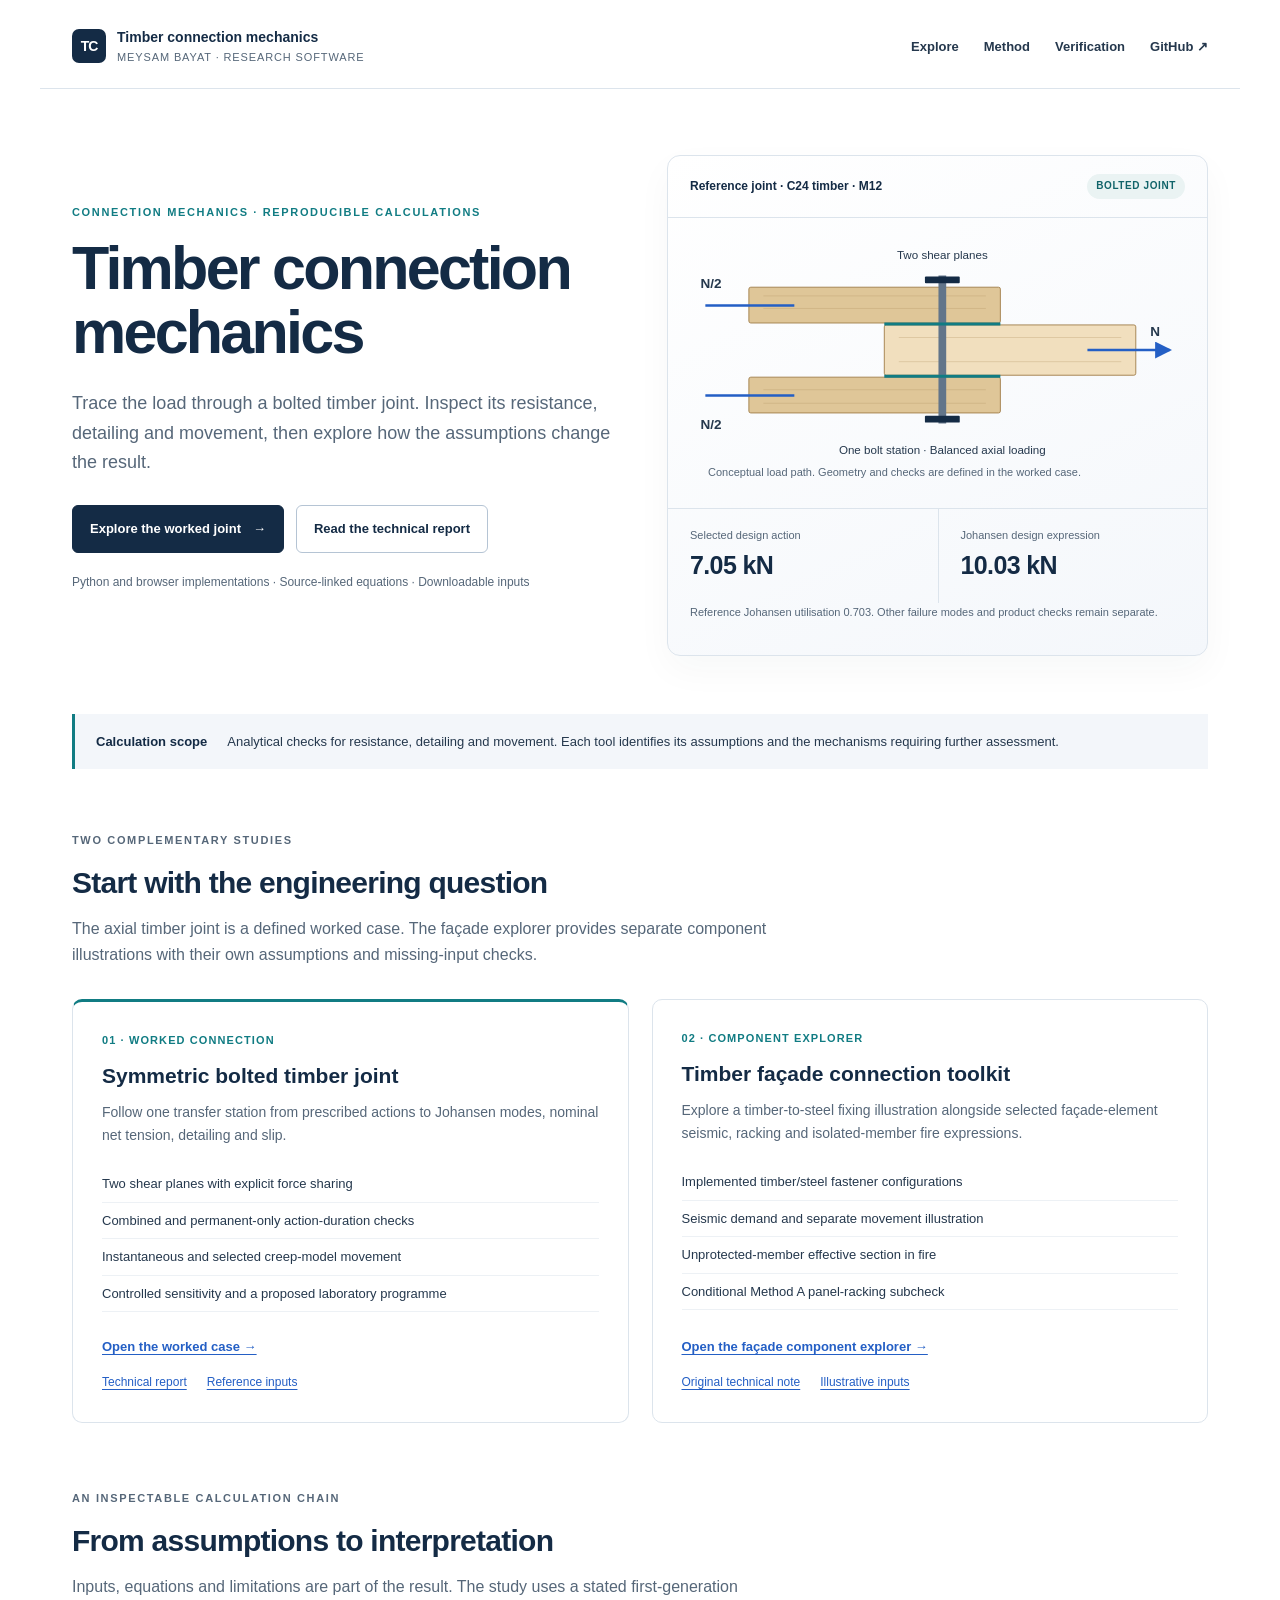
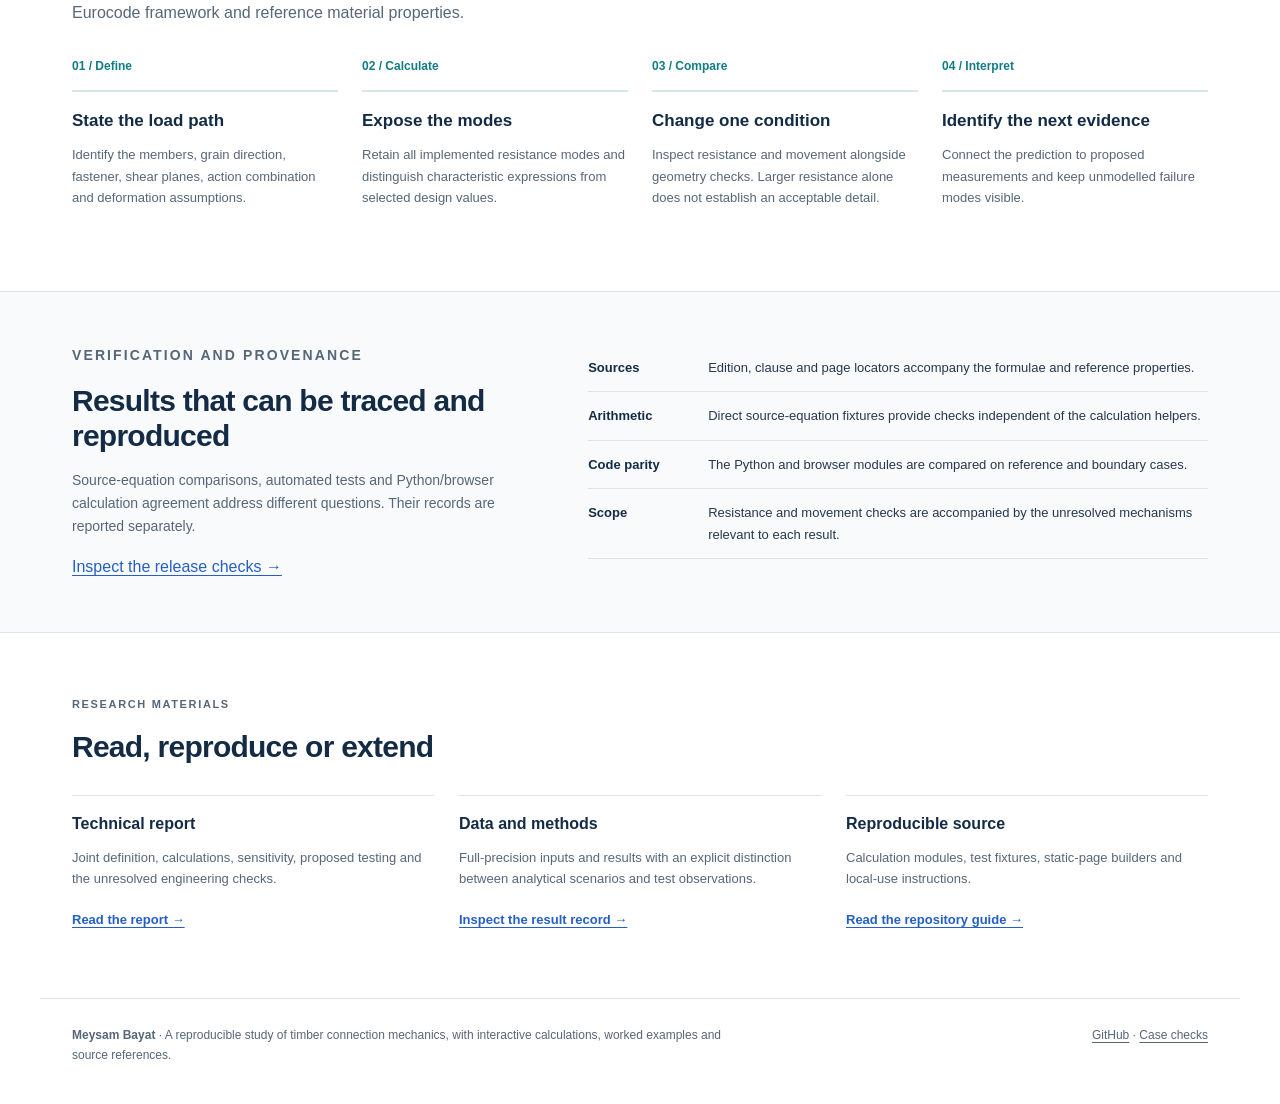
<file: index.html>
<!doctype html>
<html lang="en-GB">
<head>
<meta charset="utf-8">
<meta name="viewport" content="width=device-width,initial-scale=1">
<meta name="description" content="A reproducible study of bolted timber connection mechanics, with an interactive worked joint, documented calculations and selected façade component tools.">
<meta name="theme-color" content="#142b45">
<link rel="icon" href="data:,">
<title>Timber connection mechanics | Meysam Bayat</title>
<style>
:root{--navy:#142b45;--blue:#245fc5;--teal:#117c83;--ink:#25384d;--muted:#566779;--line:#dce4ec;--pale:#f3f6fa;--paper:#fff;--warm:#f8fafc}
*{box-sizing:border-box}html{scroll-behavior:smooth;scroll-padding-top:30px}body{margin:0;background:var(--paper);color:var(--ink);font:16px/1.65 Arial,Helvetica,sans-serif}a{color:var(--blue);text-underline-offset:3px}a:hover{text-decoration-thickness:2px}a:focus-visible,summary:focus-visible{outline:3px solid var(--teal);outline-offset:5px}.wrap{max-width:1200px;margin:auto;padding-left:32px;padding-right:32px}.skip{position:absolute;top:-100px;left:20px;padding:10px;background:white;z-index:10}.skip:focus{top:12px}.site-head{display:flex;justify-content:space-between;align-items:center;gap:28px;padding-top:28px;padding-bottom:24px;border-bottom:1px solid var(--line)}.brand{display:flex;align-items:center;gap:11px;color:var(--navy);text-decoration:none;font-size:14px;font-weight:700;line-height:1.3}.mark{height:34px;width:34px;border-radius:7px;background:var(--navy);display:grid;place-items:center;color:white;font-size:14px;letter-spacing:-1px}.brand small{display:block;font-size:11px;letter-spacing:.08em;font-weight:400;text-transform:uppercase;color:var(--muted);margin-top:4px}nav{display:flex;gap:25px;flex-wrap:wrap}nav a{font-size:13px;font-weight:700;color:var(--ink);text-decoration:none}.hero{display:grid;grid-template-columns:1fr 1fr;gap:54px;align-items:center;padding-top:66px;padding-bottom:58px}.eyebrow{font-size:11px;font-weight:700;letter-spacing:.15em;text-transform:uppercase;color:var(--teal);margin:0 0 16px}h1{font-size:clamp(36px,4.8vw,61px);line-height:1.04;letter-spacing:-.045em;font-weight:700;color:var(--navy);margin:0 0 25px}h2{font-size:30px;line-height:1.18;letter-spacing:-.025em;color:var(--navy);margin:0 0 15px}h3{font-size:21px;line-height:1.3;color:var(--navy);margin:0 0 12px}.lead{font-size:18px;line-height:1.65;color:var(--muted);margin-bottom:27px;max-width:560px}p{margin:0 0 16px}.actions{display:flex;gap:12px;flex-wrap:wrap}.button{display:inline-flex;align-items:center;justify-content:center;gap:12px;padding:12px 17px;border-radius:6px;border:1px solid var(--navy);text-decoration:none;font-size:13px;font-weight:700;color:white;background:var(--navy)}.button.secondary{background:white;color:var(--navy);border-color:#b5c4d4}.button:hover{background:#244465;text-decoration:none;color:white}.meta{font-size:12px;color:var(--muted);margin-top:20px}.case-preview{border:1px solid var(--line);border-radius:13px;background:linear-gradient(155deg,#fff,#f4f7fb);box-shadow:0 14px 36px #142b4509;overflow:hidden}.preview-top{padding:18px 22px;border-bottom:1px solid var(--line);display:flex;gap:16px;justify-content:space-between;align-items:center;font-size:12px}.preview-label{font-weight:700;color:var(--navy)}.pill{display:inline-block;padding:4px 9px;border-radius:20px;background:#eaf3f3;color:#11646a;font-size:10px;font-weight:700;letter-spacing:.06em;text-transform:uppercase}.diagram{margin:0;padding:16px 18px 0}svg{display:block;width:100%;height:auto}svg text{font-family:Arial,Helvetica,sans-serif;fill:var(--ink)}.preview-stats{display:grid;grid-template-columns:1fr 1fr;border-top:1px solid var(--line);margin-top:9px}.preview-stat{padding:17px 22px}.preview-stat+div{border-left:1px solid var(--line)}.preview-stat small{font-size:11px;display:block;color:var(--muted)}.preview-stat strong{display:block;font-size:25px;color:var(--navy);font-weight:700;letter-spacing:-.025em}.preview-note{font-size:11px;padding:0 22px 18px;color:var(--muted)}.scope-line{display:flex;gap:20px;align-items:baseline;background:var(--pale);border-left:3px solid var(--teal);padding:17px 21px;font-size:13px;margin-bottom:62px}.scope-line strong{color:var(--navy);white-space:nowrap}.scope-line p{margin:0}.section{padding-bottom:66px}.section-heading{max-width:730px;margin-bottom:30px}.section-heading p{color:var(--muted)}.two{display:grid;grid-template-columns:1fr 1fr;gap:23px}.tool-card{border:1px solid var(--line);border-radius:10px;padding:29px;display:flex;flex-direction:column}.tool-card.primary{border-top:3px solid var(--teal)}.tool-card .card-label{font-size:11px;font-weight:700;color:var(--teal);text-transform:uppercase;letter-spacing:.1em;margin-bottom:13px}.tool-card p{color:var(--muted);font-size:14px}.tool-card ul{padding:0;margin:3px 0 24px;list-style:none;font-size:13px}.tool-card li{padding:7px 0;border-bottom:1px solid #edf1f5}.tool-card .card-link{margin-top:auto;font-size:13px;font-weight:700}.text-links{display:flex;gap:20px;flex-wrap:wrap;margin-top:16px;font-size:12px}.process{display:grid;grid-template-columns:repeat(4,1fr);gap:24px}.step-no{display:block;font-size:12px;font-weight:700;color:var(--teal);padding-bottom:14px;border-bottom:2px solid #d6e7e8;margin-bottom:18px}.process h3{font-size:17px}.process p{font-size:13px;color:var(--muted)}.evidence{background:var(--warm);border-top:1px solid var(--line);border-bottom:1px solid var(--line);padding-top:52px;padding-bottom:52px;margin-bottom:62px}.evidence-grid{display:grid;grid-template-columns:.85fr 1.15fr;gap:58px}.evidence p{font-size:14px;color:var(--muted)}.evidence-list{margin:0;padding:0;list-style:none}.evidence-list li{display:grid;grid-template-columns:100px 1fr;gap:20px;padding:13px 0;border-bottom:1px solid var(--line);font-size:13px}.evidence-list strong{color:var(--navy)}.resources{display:grid;grid-template-columns:repeat(3,1fr);gap:25px}.resource{border-top:1px solid var(--line);padding-top:18px}.resource h3{font-size:16px}.resource p{font-size:13px;color:var(--muted)}.resource a{font-size:13px;font-weight:700}footer{padding-top:27px;padding-bottom:38px;border-top:1px solid var(--line);font-size:12px;color:var(--muted);display:flex;justify-content:space-between;gap:30px}footer p{margin:0;max-width:650px}footer a{color:var(--muted)}
@media(max-width:900px){.hero{gap:28px;padding-top:45px}.wrap{padding-left:25px;padding-right:25px}.evidence-grid{gap:30px}.process{grid-template-columns:1fr 1fr}}
@media(max-width:680px){html{scroll-behavior:auto}.wrap{padding-left:20px;padding-right:20px}.site-head{align-items:flex-start;flex-direction:column;gap:19px}nav{gap:20px}.hero{grid-template-columns:1fr;gap:32px;padding-top:38px;padding-bottom:35px}h1{font-size:44px;max-width:500px}.lead{font-size:17px}.scope-line{display:block;margin-bottom:42px}.scope-line strong{display:block;margin-bottom:6px}.two,.evidence-grid,.resources{grid-template-columns:1fr}.section{padding-bottom:45px}.tool-card{padding:23px}.evidence{padding-top:36px;padding-bottom:36px;margin-bottom:43px}.evidence-list li{grid-template-columns:85px 1fr;gap:12px}h2{font-size:27px}.resources{gap:28px}footer{flex-direction:column;gap:15px}.preview-stat{padding:15px 18px}}
@media(prefers-reduced-motion:reduce){html{scroll-behavior:auto}}
</style>
</head>
<body>
<a class="skip" href="#main">Skip to content</a>
<header class="site-head wrap">
  <a class="brand" href="index.html" aria-label="Timber connection mechanics home"><span class="mark" aria-hidden="true">TC</span><span>Timber connection mechanics<small>Meysam Bayat · Research software</small></span></a>
  <nav aria-label="Main navigation"><a href="#tools">Explore</a><a href="#method">Method</a><a href="#verification">Verification</a><a href="https://github.com/gitmeysambayat/TimberFacadeConnectionToolkit">GitHub ↗</a></nav>
</header>
<main id="main">
<div class="wrap">
  <section class="hero" aria-labelledby="hero-title">
    <div>
      <p class="eyebrow">Connection mechanics · Reproducible calculations</p>
      <h1 id="hero-title">Timber connection mechanics</h1>
      <p class="lead">Trace the load through a bolted timber joint. Inspect its resistance, detailing and movement, then explore how the assumptions change the result.</p>
      <div class="actions"><a class="button" href="20261018_v5_TimberJointCase.html">Explore the worked joint <span aria-hidden="true">→</span></a><a class="button secondary" href="20261018_v5_TimberJointCase.pdf">Read the technical report</a></div>
      <p class="meta">Python and browser implementations · Source-linked equations · Downloadable inputs</p>
    </div>
    <div class="case-preview">
      <div class="preview-top"><span class="preview-label">Reference joint · C24 timber · M12</span><span class="pill">Bolted joint</span></div>
      <figure class="diagram" aria-labelledby="hero-fig-caption">
        <svg viewBox="0 0 520 237" role="img" aria-labelledby="load-title load-desc">
          <title id="load-title">Symmetric one-bolt double-shear force transfer</title><desc id="load-desc">The central timber member carries the full axial tension. One bolt transfers half of the force to each of two identical outer members through two shear planes.</desc>
          <defs><marker id="a" markerWidth="7" markerHeight="7" refX="6" refY="3.5" orient="auto"><path d="M0,0 L7,3.5 L0,7 Z" fill="#245fc5"/></marker></defs>
          <rect x="65" y="55" width="260" height="37" rx="2" fill="#dfc698" stroke="#a58451"/>
          <rect x="65" y="148" width="260" height="37" rx="2" fill="#dfc698" stroke="#a58451"/>
          <rect x="205" y="94" width="260" height="52" rx="2" fill="#f1dfbe" stroke="#a58451"/>
          <path d="M80 64H310 M80 77H310 M80 161H310 M80 175H310 M220 107H450 M220 132H450" stroke="#b39462" opacity=".3"/>
          <line x1="265" y1="43" x2="265" y2="196" stroke="#62758a" stroke-width="8"/>
          <rect x="247" y="44" width="36" height="7" rx="1" fill="#142b45"/><rect x="247" y="188" width="36" height="7" rx="1" fill="#142b45"/>
          <path d="M112 74H20 M112 167H20 M415 120H500" stroke="#245fc5" stroke-width="2.5" marker-end="url(#a)"/>
          <text x="15" y="56" font-size="14" font-weight="700">N/2</text><text x="15" y="202" font-size="14" font-weight="700">N/2</text><text x="480" y="105" font-size="14" font-weight="700">N</text>
          <path d="M205 93H325 M205 147H325" stroke="#117c83" stroke-width="3"/>
          <text x="265" y="26" text-anchor="middle" font-size="12" fill="#117c83">Two shear planes</text>
          <text x="265" y="227" text-anchor="middle" font-size="12">One bolt station · Balanced axial loading</text>
        </svg>
        <figcaption id="hero-fig-caption" class="preview-note">Conceptual load path. Geometry and checks are defined in the worked case.</figcaption>
      </figure>
      <div class="preview-stats"><div class="preview-stat"><small>Selected design action</small><strong>7.05 kN</strong></div><div class="preview-stat"><small>Johansen design expression</small><strong>10.03 kN</strong></div></div>
      <p class="preview-note">Reference Johansen utilisation 0.703. Other failure modes and product checks remain separate.</p>
    </div>
  </section>
  <div class="scope-line"><strong>Calculation scope</strong><p>Analytical checks for resistance, detailing and movement. Each tool identifies its assumptions and the mechanisms requiring further assessment.</p></div>
  <section id="tools" class="section" aria-labelledby="tools-title">
    <div class="section-heading"><p class="eyebrow">Two complementary studies</p><h2 id="tools-title">Start with the engineering question</h2><p>The axial timber joint is a defined worked case. The façade explorer provides separate component illustrations with their own assumptions and missing-input checks.</p></div>
    <div class="two">
      <article class="tool-card primary"><div class="card-label">01 · Worked connection</div><h3>Symmetric bolted timber joint</h3><p>Follow one transfer station from prescribed actions to Johansen modes, nominal net tension, detailing and slip.</p><ul><li>Two shear planes with explicit force sharing</li><li>Combined and permanent-only action-duration checks</li><li>Instantaneous and selected creep-model movement</li><li>Controlled sensitivity and a proposed laboratory programme</li></ul><a class="card-link" href="20261018_v5_TimberJointCase.html">Open the worked case →</a><div class="text-links"><a href="20261018_v5_TimberJointCase.pdf">Technical report</a><a href="20261018_v5_JointCaseInputs.json">Reference inputs</a></div></article>
      <article class="tool-card"><div class="card-label">02 · Component explorer</div><h3>Timber façade connection toolkit</h3><p>Explore a timber-to-steel fixing illustration alongside selected façade-element seismic, racking and isolated-member fire expressions.</p><ul><li>Implemented timber/steel fastener configurations</li><li>Seismic demand and separate movement illustration</li><li>Unprotected-member effective section in fire</li><li>Conditional Method A panel-racking subcheck</li></ul><a class="card-link" href="20261018_v3_Toolkit.html">Open the façade component explorer →</a><div class="text-links"><a href="20261018_v3_TechnicalNote.html">Original technical note</a><a href="20261018_v3_CaseStudyInputs.json">Illustrative inputs</a></div></article>
    </div>
  </section>
  <section id="method" class="section" aria-labelledby="method-title">
    <div class="section-heading"><p class="eyebrow">An inspectable calculation chain</p><h2 id="method-title">From assumptions to interpretation</h2><p>Inputs, equations and limitations are part of the result. The study uses a stated first-generation Eurocode framework and reference material properties.</p></div>
    <div class="process"><article><span class="step-no">01 / Define</span><h3>State the load path</h3><p>Identify the members, grain direction, fastener, shear planes, action combination and deformation assumptions.</p></article><article><span class="step-no">02 / Calculate</span><h3>Expose the modes</h3><p>Retain all implemented resistance modes and distinguish characteristic expressions from selected design values.</p></article><article><span class="step-no">03 / Compare</span><h3>Change one condition</h3><p>Inspect resistance and movement alongside geometry checks. Larger resistance alone does not establish an acceptable detail.</p></article><article><span class="step-no">04 / Interpret</span><h3>Identify the next evidence</h3><p>Connect the prediction to proposed measurements and keep unmodelled failure modes visible.</p></article></div>
  </section>
</div>
<section id="verification" class="evidence" aria-labelledby="verification-title"><div class="wrap evidence-grid"><div><p class="eyebrow">Verification and provenance</p><h2 id="verification-title">Results that can be traced and reproduced</h2><p>Source-equation comparisons, automated tests and Python/browser calculation agreement address different questions. Their records are reported separately.</p><a href="20261018_v5_ReleaseVerification.json">Inspect the release checks →</a></div><ul class="evidence-list"><li><strong>Sources</strong><span>Edition, clause and page locators accompany the formulae and reference properties.</span></li><li><strong>Arithmetic</strong><span>Direct source-equation fixtures provide checks independent of the calculation helpers.</span></li><li><strong>Code parity</strong><span>The Python and browser modules are compared on reference and boundary cases.</span></li><li><strong>Scope</strong><span>Resistance and movement checks are accompanied by the unresolved mechanisms relevant to each result.</span></li></ul></div></section>
<div class="wrap"><section class="section" aria-labelledby="resources-title"><div class="section-heading"><p class="eyebrow">Research materials</p><h2 id="resources-title">Read, reproduce or extend</h2></div><div class="resources"><article class="resource"><h3>Technical report</h3><p>Joint definition, calculations, sensitivity, proposed testing and the unresolved engineering checks.</p><a href="20261018_v5_TimberJointCase.pdf">Read the report →</a></article><article class="resource"><h3>Data and methods</h3><p>Full-precision inputs and results with an explicit distinction between analytical scenarios and test observations.</p><a href="20261018_v5_JointCaseResults.json">Inspect the result record →</a></article><article class="resource"><h3>Reproducible source</h3><p>Calculation modules, test fixtures, static-page builders and local-use instructions.</p><a href="README.md">Read the repository guide →</a></article></div></section></div>
</main>
<footer class="wrap"><p><strong>Meysam Bayat</strong> · A reproducible study of timber connection mechanics, with interactive calculations, worked examples and source references.</p><div><a href="https://github.com/gitmeysambayat/TimberFacadeConnectionToolkit">GitHub</a> · <a href="20261018_v5_JointCaseVerification.json">Case checks</a></div></footer>
</body></html>
</file>
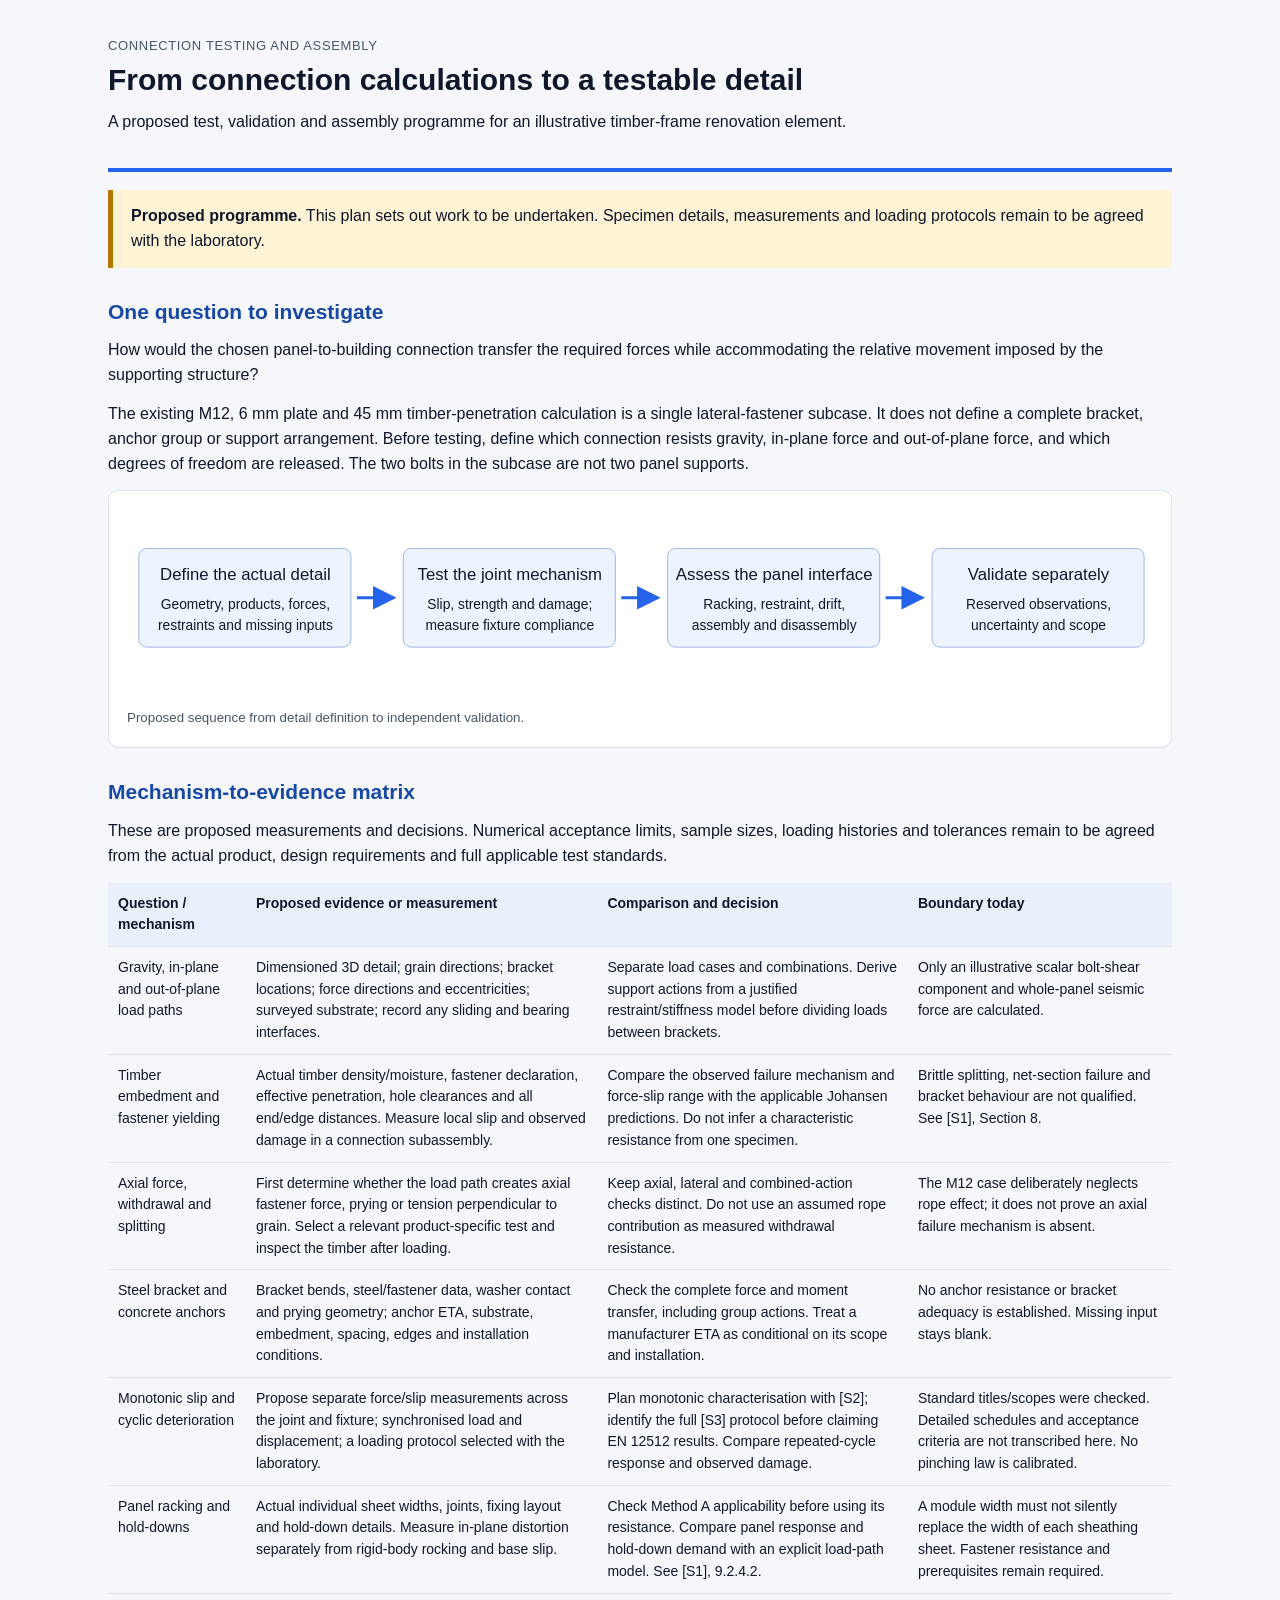
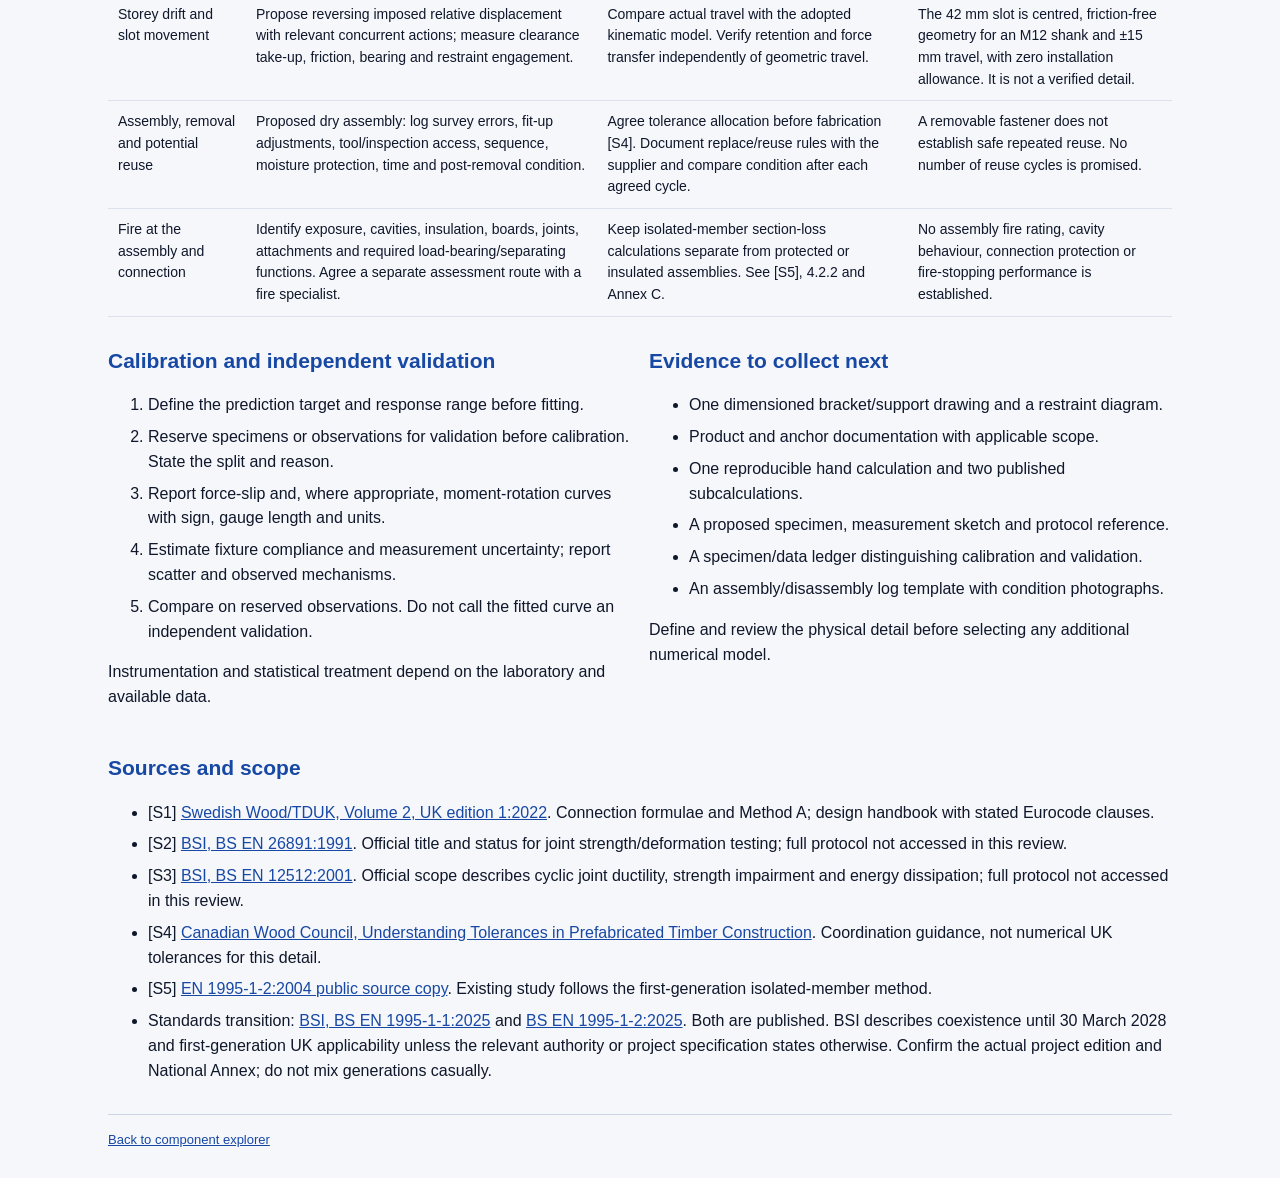
<file: 20261018_v3_TestAndAssemblyPlan.html>
<!doctype html><html lang="en-GB"><head><link rel="icon" href="data:,"><meta charset="utf-8"><meta name="viewport" content="width=device-width,initial-scale=1"><meta name="source-reviewed" content="2026-10-18"><title>Proposed timber connection test and assembly plan</title><style>*{box-sizing:border-box}body{margin:0;background:#f6f7fb;color:#0f172a;font:16px/1.55 Arial,sans-serif}main{max-width:1120px;margin:auto;padding:28px}header{border-bottom:4px solid #2563eb;padding:8px 0 20px}h1{font-size:30px;line-height:1.18;margin:6px 0 12px}h2{font-size:21px;margin:28px 0 10px;color:#1748a4}h3{font-size:17px}p{margin:8px 0 14px}.tag,small{color:#475569}.tag{font-size:13px;text-transform:uppercase;letter-spacing:.05em}.notice{background:#fff3d5;border-left:5px solid #b47700;padding:14px 18px;margin:18px 0}.card{background:white;border:1px solid #dce2ec;border-radius:10px;padding:18px;margin:14px 0}.scroll{overflow:auto}table{border-collapse:collapse;width:100%;font-size:14px}th,td{border-bottom:1px solid #dce2ec;vertical-align:top;text-align:left;padding:10px}th{background:#eaf0fb}a{color:#1748a4}code{font-size:.9em;overflow-wrap:anywhere}.cols{display:grid;grid-template-columns:1fr 1fr;gap:18px}svg{width:100%;height:auto}li{margin:7px 0}footer{margin-top:30px;border-top:1px solid #cbd5e1;padding-top:15px;color:#475569;font-size:13px}a:focus-visible{outline:3px solid #2563eb;outline-offset:3px}@media(max-width:700px){main{padding:16px}.cols{grid-template-columns:1fr}h1{font-size:25px}table{min-width:750px}}@media print{body{background:white;font-size:10.5pt}main{max-width:none;padding:0}.card{break-inside:avoid}h2{break-after:avoid}a{color:inherit}.scroll{overflow:visible}table{min-width:0;font-size:9pt}th,td{padding:5px}@page{size:A4 landscape;margin:15mm}}</style></head><body><main><header><div class="tag">Connection testing and assembly</div><h1>From connection calculations to a testable detail</h1><p>A proposed test, validation and assembly programme for an illustrative timber-frame renovation element.</p></header>
<div class="notice"><b>Proposed programme.</b> This plan sets out work to be undertaken. Specimen details, measurements and loading protocols remain to be agreed with the laboratory.</div>
<h2>One question to investigate</h2><p>How would the chosen panel-to-building connection transfer the required forces while accommodating the relative movement imposed by the supporting structure?</p><p>The existing M12, 6 mm plate and 45 mm timber-penetration calculation is a single lateral-fastener subcase. It does not define a complete bracket, anchor group or support arrangement. Before testing, define which connection resists gravity, in-plane force and out-of-plane force, and which degrees of freedom are released. The two bolts in the subcase are not two panel supports.</p>
<div class="card"><svg viewBox="0 0 1040 190" role="img" aria-label="Proposed evidence chain from real geometry to connection testing, panel testing and independent validation"><defs><marker id="arr" markerWidth="8" markerHeight="8" refX="7" refY="4" orient="auto"><path d="M0 0L8 4L0 8Z" fill="#2563eb"/></marker></defs><g fill="#eef4ff" stroke="#9db5df"><rect x="12" y="40" width="215" height="100" rx="8"/><rect x="280" y="40" width="215" height="100" rx="8"/><rect x="548" y="40" width="215" height="100" rx="8"/><rect x="816" y="40" width="215" height="100" rx="8"/></g><g fill="#0f172a" font-family="Arial" font-size="17" text-anchor="middle"><text x="120" y="72">Define the actual detail</text><text x="120" y="101" font-size="14">Geometry, products, forces,</text><text x="120" y="123" font-size="14">restraints and missing inputs</text><text x="388" y="72">Test the joint mechanism</text><text x="388" y="101" font-size="14">Slip, strength and damage;</text><text x="388" y="123" font-size="14">measure fixture compliance</text><text x="656" y="72">Assess the panel interface</text><text x="656" y="101" font-size="14">Racking, restraint, drift,</text><text x="656" y="123" font-size="14">assembly and disassembly</text><text x="924" y="72">Validate separately</text><text x="924" y="101" font-size="14">Reserved observations,</text><text x="924" y="123" font-size="14">uncertainty and scope</text></g><g stroke="#2563eb" stroke-width="3" marker-end="url(#arr)"><path d="M233 90H270"/><path d="M501 90H538"/><path d="M769 90H806"/></g></svg><small>Proposed sequence from detail definition to independent validation.</small></div>
<h2>Mechanism-to-evidence matrix</h2><p>These are proposed measurements and decisions. Numerical acceptance limits, sample sizes, loading histories and tolerances remain to be agreed from the actual product, design requirements and full applicable test standards.</p>
<div class="scroll"><table><thead><tr><th>Question / mechanism</th><th>Proposed evidence or measurement</th><th>Comparison and decision</th><th>Boundary today</th></tr></thead><tbody>
<tr><td>Gravity, in-plane and out-of-plane load paths</td><td>Dimensioned 3D detail; grain directions; bracket locations; force directions and eccentricities; surveyed substrate; record any sliding and bearing interfaces.</td><td>Separate load cases and combinations. Derive support actions from a justified restraint/stiffness model before dividing loads between brackets.</td><td>Only an illustrative scalar bolt-shear component and whole-panel seismic force are calculated.</td></tr>
<tr><td>Timber embedment and fastener yielding</td><td>Actual timber density/moisture, fastener declaration, effective penetration, hole clearances and all end/edge distances. Measure local slip and observed damage in a connection subassembly.</td><td>Compare the observed failure mechanism and force-slip range with the applicable Johansen predictions. Do not infer a characteristic resistance from one specimen.</td><td>Brittle splitting, net-section failure and bracket behaviour are not qualified. See [S1], Section 8.</td></tr>
<tr><td>Axial force, withdrawal and splitting</td><td>First determine whether the load path creates axial fastener force, prying or tension perpendicular to grain. Select a relevant product-specific test and inspect the timber after loading.</td><td>Keep axial, lateral and combined-action checks distinct. Do not use an assumed rope contribution as measured withdrawal resistance.</td><td>The M12 case deliberately neglects rope effect; it does not prove an axial failure mechanism is absent.</td></tr>
<tr><td>Steel bracket and concrete anchors</td><td>Bracket bends, steel/fastener data, washer contact and prying geometry; anchor ETA, substrate, embedment, spacing, edges and installation conditions.</td><td>Check the complete force and moment transfer, including group actions. Treat a manufacturer ETA as conditional on its scope and installation.</td><td>No anchor resistance or bracket adequacy is established. Missing input stays blank.</td></tr>
<tr><td>Monotonic slip and cyclic deterioration</td><td>Propose separate force/slip measurements across the joint and fixture; synchronised load and displacement; a loading protocol selected with the laboratory.</td><td>Plan monotonic characterisation with [S2]; identify the full [S3] protocol before claiming EN 12512 results. Compare repeated-cycle response and observed damage.</td><td>Standard titles/scopes were checked. Detailed schedules and acceptance criteria are not transcribed here. No pinching law is calibrated.</td></tr>
<tr><td>Panel racking and hold-downs</td><td>Actual individual sheet widths, joints, fixing layout and hold-down details. Measure in-plane distortion separately from rigid-body rocking and base slip.</td><td>Check Method A applicability before using its resistance. Compare panel response and hold-down demand with an explicit load-path model. See [S1], 9.2.4.2.</td><td>A module width must not silently replace the width of each sheathing sheet. Fastener resistance and prerequisites remain required.</td></tr>
<tr><td>Storey drift and slot movement</td><td>Propose reversing imposed relative displacement with relevant concurrent actions; measure clearance take-up, friction, bearing and restraint engagement.</td><td>Compare actual travel with the adopted kinematic model. Verify retention and force transfer independently of geometric travel.</td><td>The 42 mm slot is centred, friction-free geometry for an M12 shank and ±15 mm travel, with zero installation allowance. It is not a verified detail.</td></tr>
<tr><td>Assembly, removal and potential reuse</td><td>Proposed dry assembly: log survey errors, fit-up adjustments, tool/inspection access, sequence, moisture protection, time and post-removal condition.</td><td>Agree tolerance allocation before fabrication [S4]. Document replace/reuse rules with the supplier and compare condition after each agreed cycle.</td><td>A removable fastener does not establish safe repeated reuse. No number of reuse cycles is promised.</td></tr>
<tr><td>Fire at the assembly and connection</td><td>Identify exposure, cavities, insulation, boards, joints, attachments and required load-bearing/separating functions. Agree a separate assessment route with a fire specialist.</td><td>Keep isolated-member section-loss calculations separate from protected or insulated assemblies. See [S5], 4.2.2 and Annex C.</td><td>No assembly fire rating, cavity behaviour, connection protection or fire-stopping performance is established.</td></tr>
</tbody></table></div>
<div class="cols"><section><h2>Calibration and independent validation</h2><ol><li>Define the prediction target and response range before fitting.</li><li>Reserve specimens or observations for validation before calibration. State the split and reason.</li><li>Report force-slip and, where appropriate, moment-rotation curves with sign, gauge length and units.</li><li>Estimate fixture compliance and measurement uncertainty; report scatter and observed mechanisms.</li><li>Compare on reserved observations. Do not call the fitted curve an independent validation.</li></ol><p>Instrumentation and statistical treatment depend on the laboratory and available data.</p></section><section><h2>Evidence to collect next</h2><ul><li>One dimensioned bracket/support drawing and a restraint diagram.</li><li>Product and anchor documentation with applicable scope.</li><li>One reproducible hand calculation and two published subcalculations.</li><li>A proposed specimen, measurement sketch and protocol reference.</li><li>A specimen/data ledger distinguishing calibration and validation.</li><li>An assembly/disassembly log template with condition photographs.</li></ul><p>Define and review the physical detail before selecting any additional numerical model.</p></section></div>
<h2>Sources and scope</h2><ul>
<li>[S1] <a href="https://www.universityofgalway.ie/media/timberengineeringresearchgroup/Design-of-timber-structures_Volume2_Rules-and-formulas-according-to-Eurocode-5.pdf">Swedish Wood/TDUK, Volume 2, UK edition 1:2022</a>. Connection formulae and Method A; design handbook with stated Eurocode clauses.</li>
<li>[S2] <a href="https://knowledge.bsigroup.com/products/timber-structures-joints-made-with-mechanical-fasteners-general-principles-for-the-determination-of-strength-and-deformation-characteristics">BSI, BS EN 26891:1991</a>. Official title and status for joint strength/deformation testing; full protocol not accessed in this review.</li>
<li>[S3] <a href="https://knowledge.bsigroup.com/products/timber-structures-test-methods-cyclic-testing-of-joints-made-with-mechanical-fasteners">BSI, BS EN 12512:2001</a>. Official scope describes cyclic joint ductility, strength impairment and energy dissipation; full protocol not accessed in this review.</li>
<li>[S4] <a href="https://cwc.ca/publication/understanding-tolerances-in-prefabricated-timber-construction/">Canadian Wood Council, Understanding Tolerances in Prefabricated Timber Construction</a>. Coordination guidance, not numerical UK tolerances for this detail.</li>
<li>[S5] <a href="https://www.phd.eng.br/wp-content/uploads/2015/12/en.1995.1.2.2004.pdf">EN 1995-1-2:2004 public source copy</a>. Existing study follows the first-generation isolated-member method.</li>
<li>Standards transition: <a href="https://knowledge.bsigroup.com/products/eurocode-5-design-of-timber-structures-general-rules-and-rules-for-buildings">BSI, BS EN 1995-1-1:2025</a> and <a href="https://knowledge.bsigroup.com/products/eurocode-5-design-of-timber-structures-structural-fire-design">BS EN 1995-1-2:2025</a>. Both are published. BSI describes coexistence until 30 March 2028 and first-generation UK applicability unless the relevant authority or project specification states otherwise. Confirm the actual project edition and National Annex; do not mix generations casually.</li></ul>
<footer><a href="20261018_v3_Toolkit.html">Back to component explorer</a></footer></main></body></html>
</file>
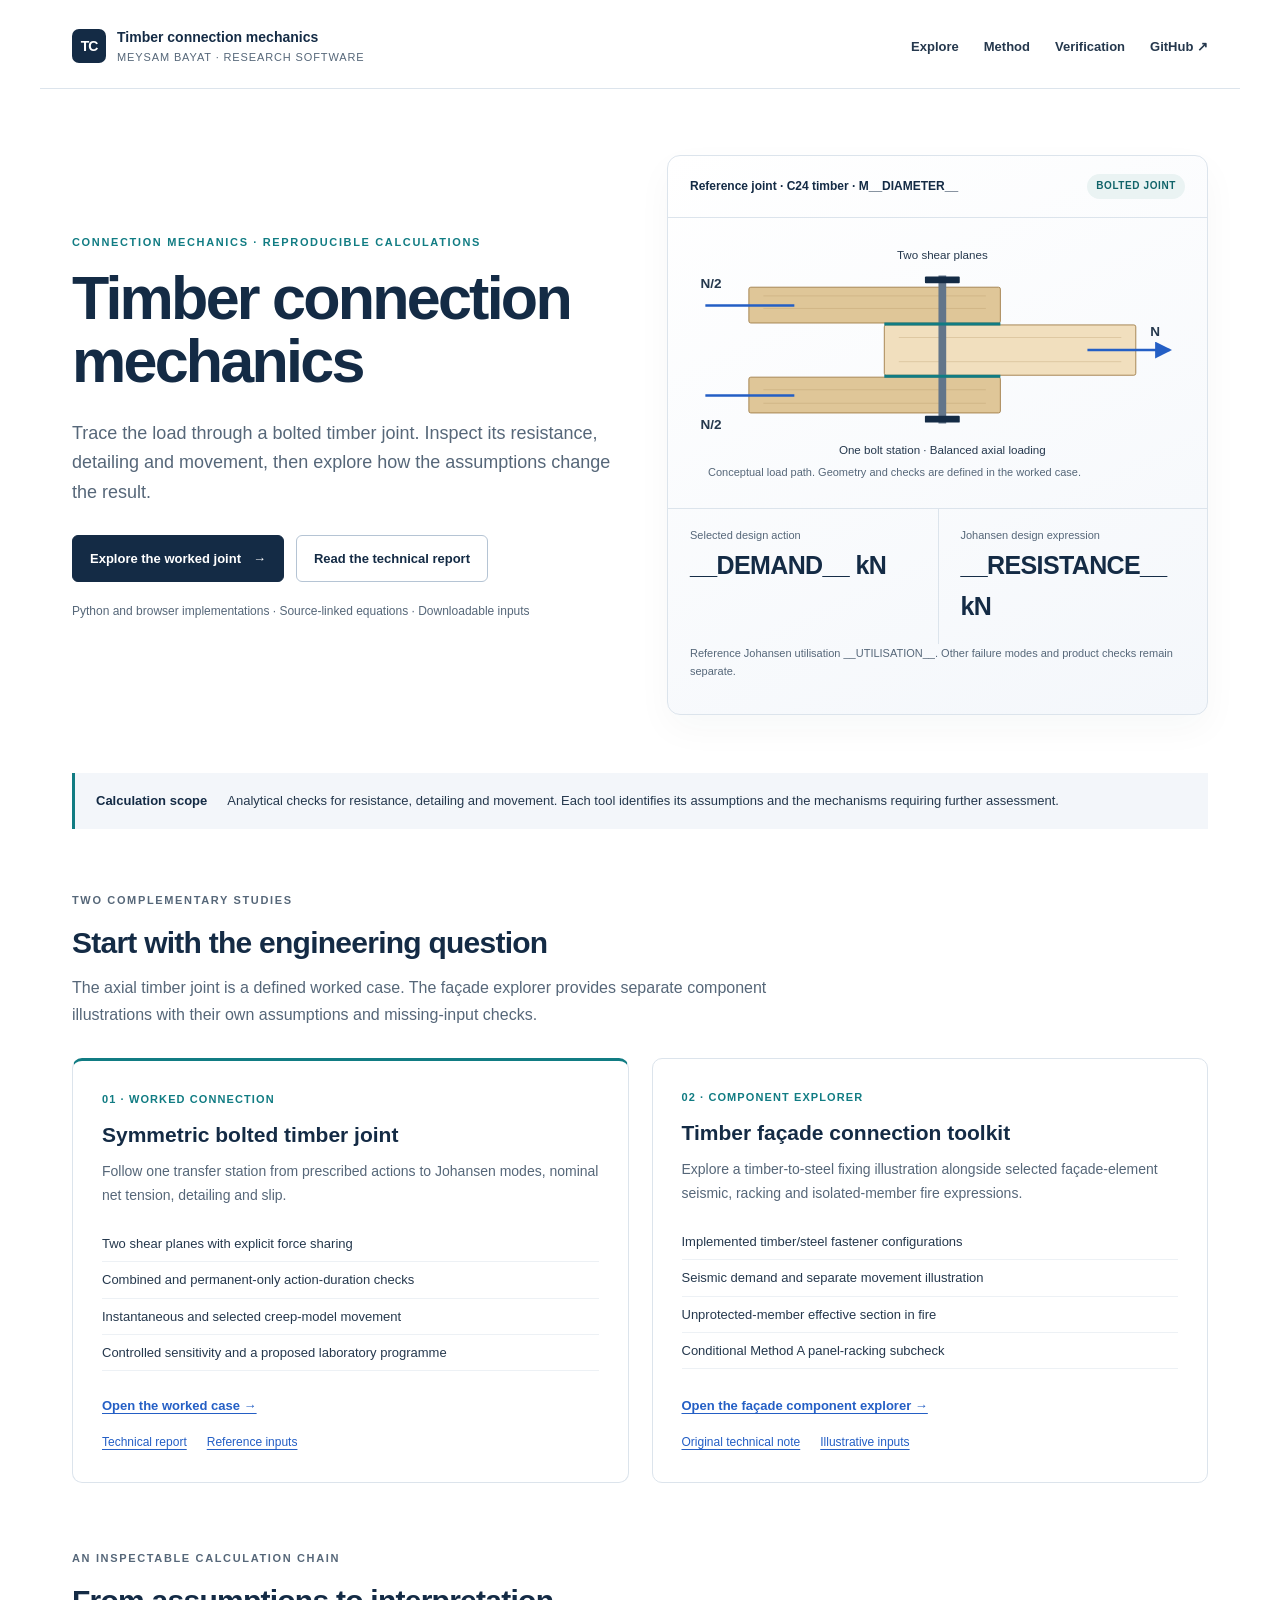
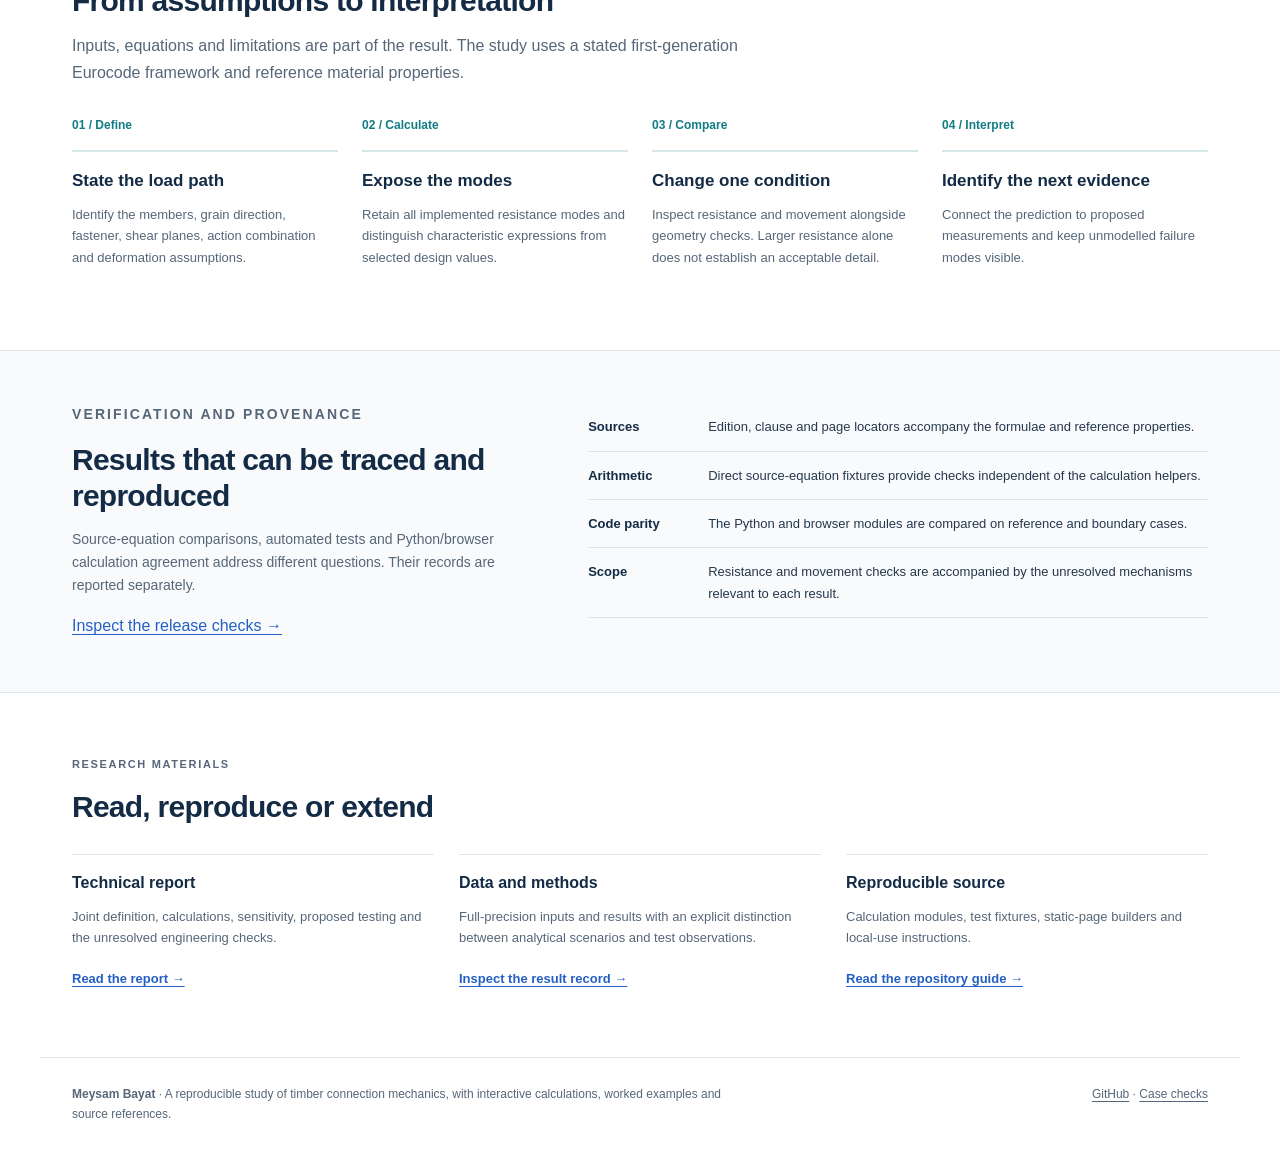
<file: web/home_page.html>
<!doctype html>
<html lang="en-GB">
<head>
<meta charset="utf-8">
<meta name="viewport" content="width=device-width,initial-scale=1">
<meta name="description" content="A reproducible study of bolted timber connection mechanics, with an interactive worked joint, documented calculations and selected façade component tools.">
<meta name="theme-color" content="#142b45">
<link rel="icon" href="data:,">
<title>Timber connection mechanics | Meysam Bayat</title>
<style>
:root{--navy:#142b45;--blue:#245fc5;--teal:#117c83;--ink:#25384d;--muted:#566779;--line:#dce4ec;--pale:#f3f6fa;--paper:#fff;--warm:#f8fafc}
*{box-sizing:border-box}html{scroll-behavior:smooth;scroll-padding-top:30px}body{margin:0;background:var(--paper);color:var(--ink);font:16px/1.65 Arial,Helvetica,sans-serif}a{color:var(--blue);text-underline-offset:3px}a:hover{text-decoration-thickness:2px}a:focus-visible,summary:focus-visible{outline:3px solid var(--teal);outline-offset:5px}.wrap{max-width:1200px;margin:auto;padding-left:32px;padding-right:32px}.skip{position:absolute;top:-100px;left:20px;padding:10px;background:white;z-index:10}.skip:focus{top:12px}.site-head{display:flex;justify-content:space-between;align-items:center;gap:28px;padding-top:28px;padding-bottom:24px;border-bottom:1px solid var(--line)}.brand{display:flex;align-items:center;gap:11px;color:var(--navy);text-decoration:none;font-size:14px;font-weight:700;line-height:1.3}.mark{height:34px;width:34px;border-radius:7px;background:var(--navy);display:grid;place-items:center;color:white;font-size:14px;letter-spacing:-1px}.brand small{display:block;font-size:11px;letter-spacing:.08em;font-weight:400;text-transform:uppercase;color:var(--muted);margin-top:4px}nav{display:flex;gap:25px;flex-wrap:wrap}nav a{font-size:13px;font-weight:700;color:var(--ink);text-decoration:none}.hero{display:grid;grid-template-columns:1fr 1fr;gap:54px;align-items:center;padding-top:66px;padding-bottom:58px}.eyebrow{font-size:11px;font-weight:700;letter-spacing:.15em;text-transform:uppercase;color:var(--teal);margin:0 0 16px}h1{font-size:clamp(36px,4.8vw,61px);line-height:1.04;letter-spacing:-.045em;font-weight:700;color:var(--navy);margin:0 0 25px}h2{font-size:30px;line-height:1.18;letter-spacing:-.025em;color:var(--navy);margin:0 0 15px}h3{font-size:21px;line-height:1.3;color:var(--navy);margin:0 0 12px}.lead{font-size:18px;line-height:1.65;color:var(--muted);margin-bottom:27px;max-width:560px}p{margin:0 0 16px}.actions{display:flex;gap:12px;flex-wrap:wrap}.button{display:inline-flex;align-items:center;justify-content:center;gap:12px;padding:12px 17px;border-radius:6px;border:1px solid var(--navy);text-decoration:none;font-size:13px;font-weight:700;color:white;background:var(--navy)}.button.secondary{background:white;color:var(--navy);border-color:#b5c4d4}.button:hover{background:#244465;text-decoration:none;color:white}.meta{font-size:12px;color:var(--muted);margin-top:20px}.case-preview{border:1px solid var(--line);border-radius:13px;background:linear-gradient(155deg,#fff,#f4f7fb);box-shadow:0 14px 36px #142b4509;overflow:hidden}.preview-top{padding:18px 22px;border-bottom:1px solid var(--line);display:flex;gap:16px;justify-content:space-between;align-items:center;font-size:12px}.preview-label{font-weight:700;color:var(--navy)}.pill{display:inline-block;padding:4px 9px;border-radius:20px;background:#eaf3f3;color:#11646a;font-size:10px;font-weight:700;letter-spacing:.06em;text-transform:uppercase}.diagram{margin:0;padding:16px 18px 0}svg{display:block;width:100%;height:auto}svg text{font-family:Arial,Helvetica,sans-serif;fill:var(--ink)}.preview-stats{display:grid;grid-template-columns:1fr 1fr;border-top:1px solid var(--line);margin-top:9px}.preview-stat{padding:17px 22px}.preview-stat+div{border-left:1px solid var(--line)}.preview-stat small{font-size:11px;display:block;color:var(--muted)}.preview-stat strong{display:block;font-size:25px;color:var(--navy);font-weight:700;letter-spacing:-.025em}.preview-note{font-size:11px;padding:0 22px 18px;color:var(--muted)}.scope-line{display:flex;gap:20px;align-items:baseline;background:var(--pale);border-left:3px solid var(--teal);padding:17px 21px;font-size:13px;margin-bottom:62px}.scope-line strong{color:var(--navy);white-space:nowrap}.scope-line p{margin:0}.section{padding-bottom:66px}.section-heading{max-width:730px;margin-bottom:30px}.section-heading p{color:var(--muted)}.two{display:grid;grid-template-columns:1fr 1fr;gap:23px}.tool-card{border:1px solid var(--line);border-radius:10px;padding:29px;display:flex;flex-direction:column}.tool-card.primary{border-top:3px solid var(--teal)}.tool-card .card-label{font-size:11px;font-weight:700;color:var(--teal);text-transform:uppercase;letter-spacing:.1em;margin-bottom:13px}.tool-card p{color:var(--muted);font-size:14px}.tool-card ul{padding:0;margin:3px 0 24px;list-style:none;font-size:13px}.tool-card li{padding:7px 0;border-bottom:1px solid #edf1f5}.tool-card .card-link{margin-top:auto;font-size:13px;font-weight:700}.text-links{display:flex;gap:20px;flex-wrap:wrap;margin-top:16px;font-size:12px}.process{display:grid;grid-template-columns:repeat(4,1fr);gap:24px}.step-no{display:block;font-size:12px;font-weight:700;color:var(--teal);padding-bottom:14px;border-bottom:2px solid #d6e7e8;margin-bottom:18px}.process h3{font-size:17px}.process p{font-size:13px;color:var(--muted)}.evidence{background:var(--warm);border-top:1px solid var(--line);border-bottom:1px solid var(--line);padding-top:52px;padding-bottom:52px;margin-bottom:62px}.evidence-grid{display:grid;grid-template-columns:.85fr 1.15fr;gap:58px}.evidence p{font-size:14px;color:var(--muted)}.evidence-list{margin:0;padding:0;list-style:none}.evidence-list li{display:grid;grid-template-columns:100px 1fr;gap:20px;padding:13px 0;border-bottom:1px solid var(--line);font-size:13px}.evidence-list strong{color:var(--navy)}.resources{display:grid;grid-template-columns:repeat(3,1fr);gap:25px}.resource{border-top:1px solid var(--line);padding-top:18px}.resource h3{font-size:16px}.resource p{font-size:13px;color:var(--muted)}.resource a{font-size:13px;font-weight:700}footer{padding-top:27px;padding-bottom:38px;border-top:1px solid var(--line);font-size:12px;color:var(--muted);display:flex;justify-content:space-between;gap:30px}footer p{margin:0;max-width:650px}footer a{color:var(--muted)}
@media(max-width:900px){.hero{gap:28px;padding-top:45px}.wrap{padding-left:25px;padding-right:25px}.evidence-grid{gap:30px}.process{grid-template-columns:1fr 1fr}}
@media(max-width:680px){html{scroll-behavior:auto}.wrap{padding-left:20px;padding-right:20px}.site-head{align-items:flex-start;flex-direction:column;gap:19px}nav{gap:20px}.hero{grid-template-columns:1fr;gap:32px;padding-top:38px;padding-bottom:35px}h1{font-size:44px;max-width:500px}.lead{font-size:17px}.scope-line{display:block;margin-bottom:42px}.scope-line strong{display:block;margin-bottom:6px}.two,.evidence-grid,.resources{grid-template-columns:1fr}.section{padding-bottom:45px}.tool-card{padding:23px}.evidence{padding-top:36px;padding-bottom:36px;margin-bottom:43px}.evidence-list li{grid-template-columns:85px 1fr;gap:12px}h2{font-size:27px}.resources{gap:28px}footer{flex-direction:column;gap:15px}.preview-stat{padding:15px 18px}}
@media(prefers-reduced-motion:reduce){html{scroll-behavior:auto}}
</style>
</head>
<body>
<a class="skip" href="#main">Skip to content</a>
<header class="site-head wrap">
  <a class="brand" href="index.html" aria-label="Timber connection mechanics home"><span class="mark" aria-hidden="true">TC</span><span>Timber connection mechanics<small>Meysam Bayat · Research software</small></span></a>
  <nav aria-label="Main navigation"><a href="#tools">Explore</a><a href="#method">Method</a><a href="#verification">Verification</a><a href="https://github.com/gitmeysambayat/TimberFacadeConnectionToolkit">GitHub ↗</a></nav>
</header>
<main id="main">
<div class="wrap">
  <section class="hero" aria-labelledby="hero-title">
    <div>
      <p class="eyebrow">Connection mechanics · Reproducible calculations</p>
      <h1 id="hero-title">Timber connection mechanics</h1>
      <p class="lead">Trace the load through a bolted timber joint. Inspect its resistance, detailing and movement, then explore how the assumptions change the result.</p>
      <div class="actions"><a class="button" href="__PREFIX__TimberJointCase.html">Explore the worked joint <span aria-hidden="true">→</span></a><a class="button secondary" href="__PREFIX__TimberJointCase.pdf">Read the technical report</a></div>
      <p class="meta">Python and browser implementations · Source-linked equations · Downloadable inputs</p>
    </div>
    <div class="case-preview">
      <div class="preview-top"><span class="preview-label">Reference joint · C24 timber · M__DIAMETER__</span><span class="pill">Bolted joint</span></div>
      <figure class="diagram" aria-labelledby="hero-fig-caption">
        <svg viewBox="0 0 520 237" role="img" aria-labelledby="load-title load-desc">
          <title id="load-title">Symmetric one-bolt double-shear force transfer</title><desc id="load-desc">The central timber member carries the full axial tension. One bolt transfers half of the force to each of two identical outer members through two shear planes.</desc>
          <defs><marker id="a" markerWidth="7" markerHeight="7" refX="6" refY="3.5" orient="auto"><path d="M0,0 L7,3.5 L0,7 Z" fill="#245fc5"/></marker></defs>
          <rect x="65" y="55" width="260" height="37" rx="2" fill="#dfc698" stroke="#a58451"/>
          <rect x="65" y="148" width="260" height="37" rx="2" fill="#dfc698" stroke="#a58451"/>
          <rect x="205" y="94" width="260" height="52" rx="2" fill="#f1dfbe" stroke="#a58451"/>
          <path d="M80 64H310 M80 77H310 M80 161H310 M80 175H310 M220 107H450 M220 132H450" stroke="#b39462" opacity=".3"/>
          <line x1="265" y1="43" x2="265" y2="196" stroke="#62758a" stroke-width="8"/>
          <rect x="247" y="44" width="36" height="7" rx="1" fill="#142b45"/><rect x="247" y="188" width="36" height="7" rx="1" fill="#142b45"/>
          <path d="M112 74H20 M112 167H20 M415 120H500" stroke="#245fc5" stroke-width="2.5" marker-end="url(#a)"/>
          <text x="15" y="56" font-size="14" font-weight="700">N/2</text><text x="15" y="202" font-size="14" font-weight="700">N/2</text><text x="480" y="105" font-size="14" font-weight="700">N</text>
          <path d="M205 93H325 M205 147H325" stroke="#117c83" stroke-width="3"/>
          <text x="265" y="26" text-anchor="middle" font-size="12" fill="#117c83">Two shear planes</text>
          <text x="265" y="227" text-anchor="middle" font-size="12">One bolt station · Balanced axial loading</text>
        </svg>
        <figcaption id="hero-fig-caption" class="preview-note">Conceptual load path. Geometry and checks are defined in the worked case.</figcaption>
      </figure>
      <div class="preview-stats"><div class="preview-stat"><small>Selected design action</small><strong>__DEMAND__ kN</strong></div><div class="preview-stat"><small>Johansen design expression</small><strong>__RESISTANCE__ kN</strong></div></div>
      <p class="preview-note">Reference Johansen utilisation __UTILISATION__. Other failure modes and product checks remain separate.</p>
    </div>
  </section>
  <div class="scope-line"><strong>Calculation scope</strong><p>Analytical checks for resistance, detailing and movement. Each tool identifies its assumptions and the mechanisms requiring further assessment.</p></div>
  <section id="tools" class="section" aria-labelledby="tools-title">
    <div class="section-heading"><p class="eyebrow">Two complementary studies</p><h2 id="tools-title">Start with the engineering question</h2><p>The axial timber joint is a defined worked case. The façade explorer provides separate component illustrations with their own assumptions and missing-input checks.</p></div>
    <div class="two">
      <article class="tool-card primary"><div class="card-label">01 · Worked connection</div><h3>Symmetric bolted timber joint</h3><p>Follow one transfer station from prescribed actions to Johansen modes, nominal net tension, detailing and slip.</p><ul><li>Two shear planes with explicit force sharing</li><li>Combined and permanent-only action-duration checks</li><li>Instantaneous and selected creep-model movement</li><li>Controlled sensitivity and a proposed laboratory programme</li></ul><a class="card-link" href="__PREFIX__TimberJointCase.html">Open the worked case →</a><div class="text-links"><a href="__PREFIX__TimberJointCase.pdf">Technical report</a><a href="__PREFIX__JointCaseInputs.json">Reference inputs</a></div></article>
      <article class="tool-card"><div class="card-label">02 · Component explorer</div><h3>Timber façade connection toolkit</h3><p>Explore a timber-to-steel fixing illustration alongside selected façade-element seismic, racking and isolated-member fire expressions.</p><ul><li>Implemented timber/steel fastener configurations</li><li>Seismic demand and separate movement illustration</li><li>Unprotected-member effective section in fire</li><li>Conditional Method A panel-racking subcheck</li></ul><a class="card-link" href="20261018_v3_Toolkit.html">Open the façade component explorer →</a><div class="text-links"><a href="20261018_v3_TechnicalNote.html">Original technical note</a><a href="20261018_v3_CaseStudyInputs.json">Illustrative inputs</a></div></article>
    </div>
  </section>
  <section id="method" class="section" aria-labelledby="method-title">
    <div class="section-heading"><p class="eyebrow">An inspectable calculation chain</p><h2 id="method-title">From assumptions to interpretation</h2><p>Inputs, equations and limitations are part of the result. The study uses a stated first-generation Eurocode framework and reference material properties.</p></div>
    <div class="process"><article><span class="step-no">01 / Define</span><h3>State the load path</h3><p>Identify the members, grain direction, fastener, shear planes, action combination and deformation assumptions.</p></article><article><span class="step-no">02 / Calculate</span><h3>Expose the modes</h3><p>Retain all implemented resistance modes and distinguish characteristic expressions from selected design values.</p></article><article><span class="step-no">03 / Compare</span><h3>Change one condition</h3><p>Inspect resistance and movement alongside geometry checks. Larger resistance alone does not establish an acceptable detail.</p></article><article><span class="step-no">04 / Interpret</span><h3>Identify the next evidence</h3><p>Connect the prediction to proposed measurements and keep unmodelled failure modes visible.</p></article></div>
  </section>
</div>
<section id="verification" class="evidence" aria-labelledby="verification-title"><div class="wrap evidence-grid"><div><p class="eyebrow">Verification and provenance</p><h2 id="verification-title">Results that can be traced and reproduced</h2><p>Source-equation comparisons, automated tests and Python/browser calculation agreement address different questions. Their records are reported separately.</p><a href="__PREFIX__ReleaseVerification.json">Inspect the release checks →</a></div><ul class="evidence-list"><li><strong>Sources</strong><span>Edition, clause and page locators accompany the formulae and reference properties.</span></li><li><strong>Arithmetic</strong><span>Direct source-equation fixtures provide checks independent of the calculation helpers.</span></li><li><strong>Code parity</strong><span>The Python and browser modules are compared on reference and boundary cases.</span></li><li><strong>Scope</strong><span>Resistance and movement checks are accompanied by the unresolved mechanisms relevant to each result.</span></li></ul></div></section>
<div class="wrap"><section class="section" aria-labelledby="resources-title"><div class="section-heading"><p class="eyebrow">Research materials</p><h2 id="resources-title">Read, reproduce or extend</h2></div><div class="resources"><article class="resource"><h3>Technical report</h3><p>Joint definition, calculations, sensitivity, proposed testing and the unresolved engineering checks.</p><a href="__PREFIX__TimberJointCase.pdf">Read the report →</a></article><article class="resource"><h3>Data and methods</h3><p>Full-precision inputs and results with an explicit distinction between analytical scenarios and test observations.</p><a href="__PREFIX__JointCaseResults.json">Inspect the result record →</a></article><article class="resource"><h3>Reproducible source</h3><p>Calculation modules, test fixtures, static-page builders and local-use instructions.</p><a href="README.md">Read the repository guide →</a></article></div></section></div>
</main>
<footer class="wrap"><p><strong>Meysam Bayat</strong> · A reproducible study of timber connection mechanics, with interactive calculations, worked examples and source references.</p><div><a href="https://github.com/gitmeysambayat/TimberFacadeConnectionToolkit">GitHub</a> · <a href="__PREFIX__JointCaseVerification.json">Case checks</a></div></footer>
</body></html>
</file>
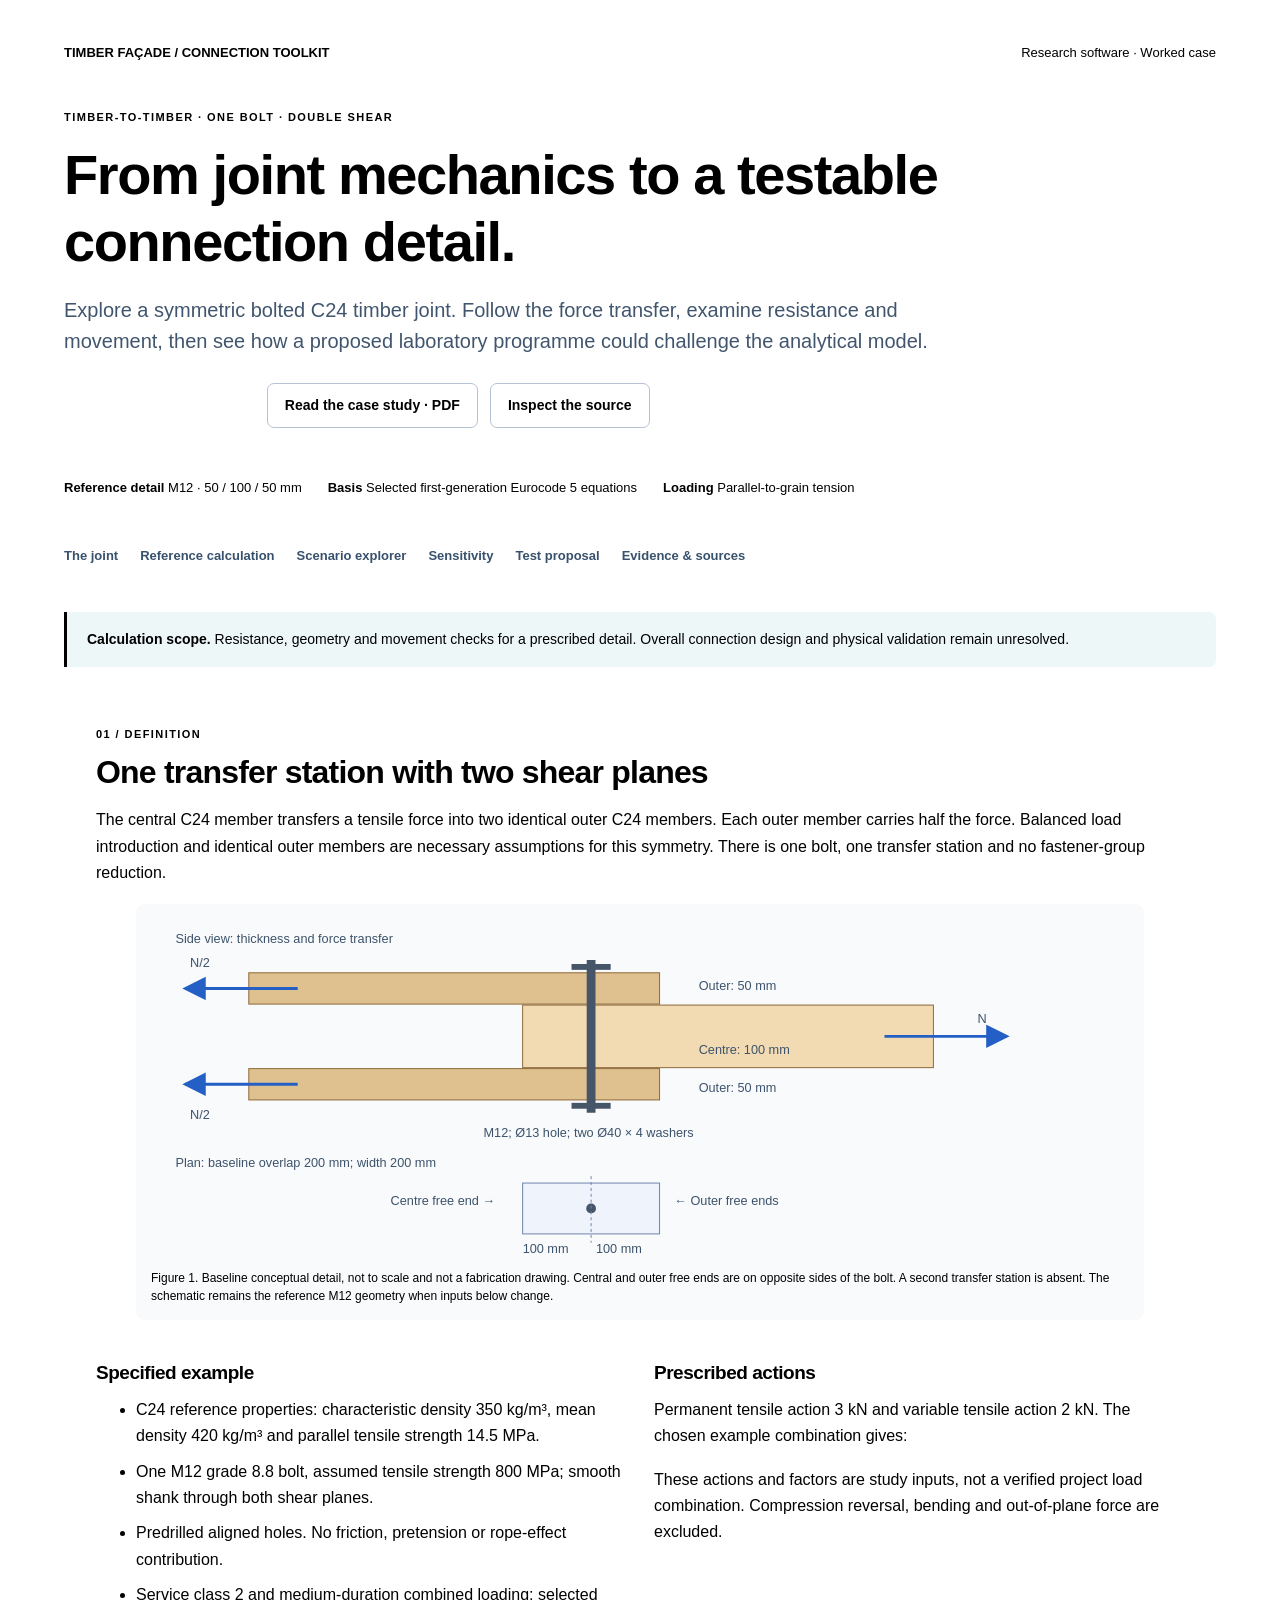
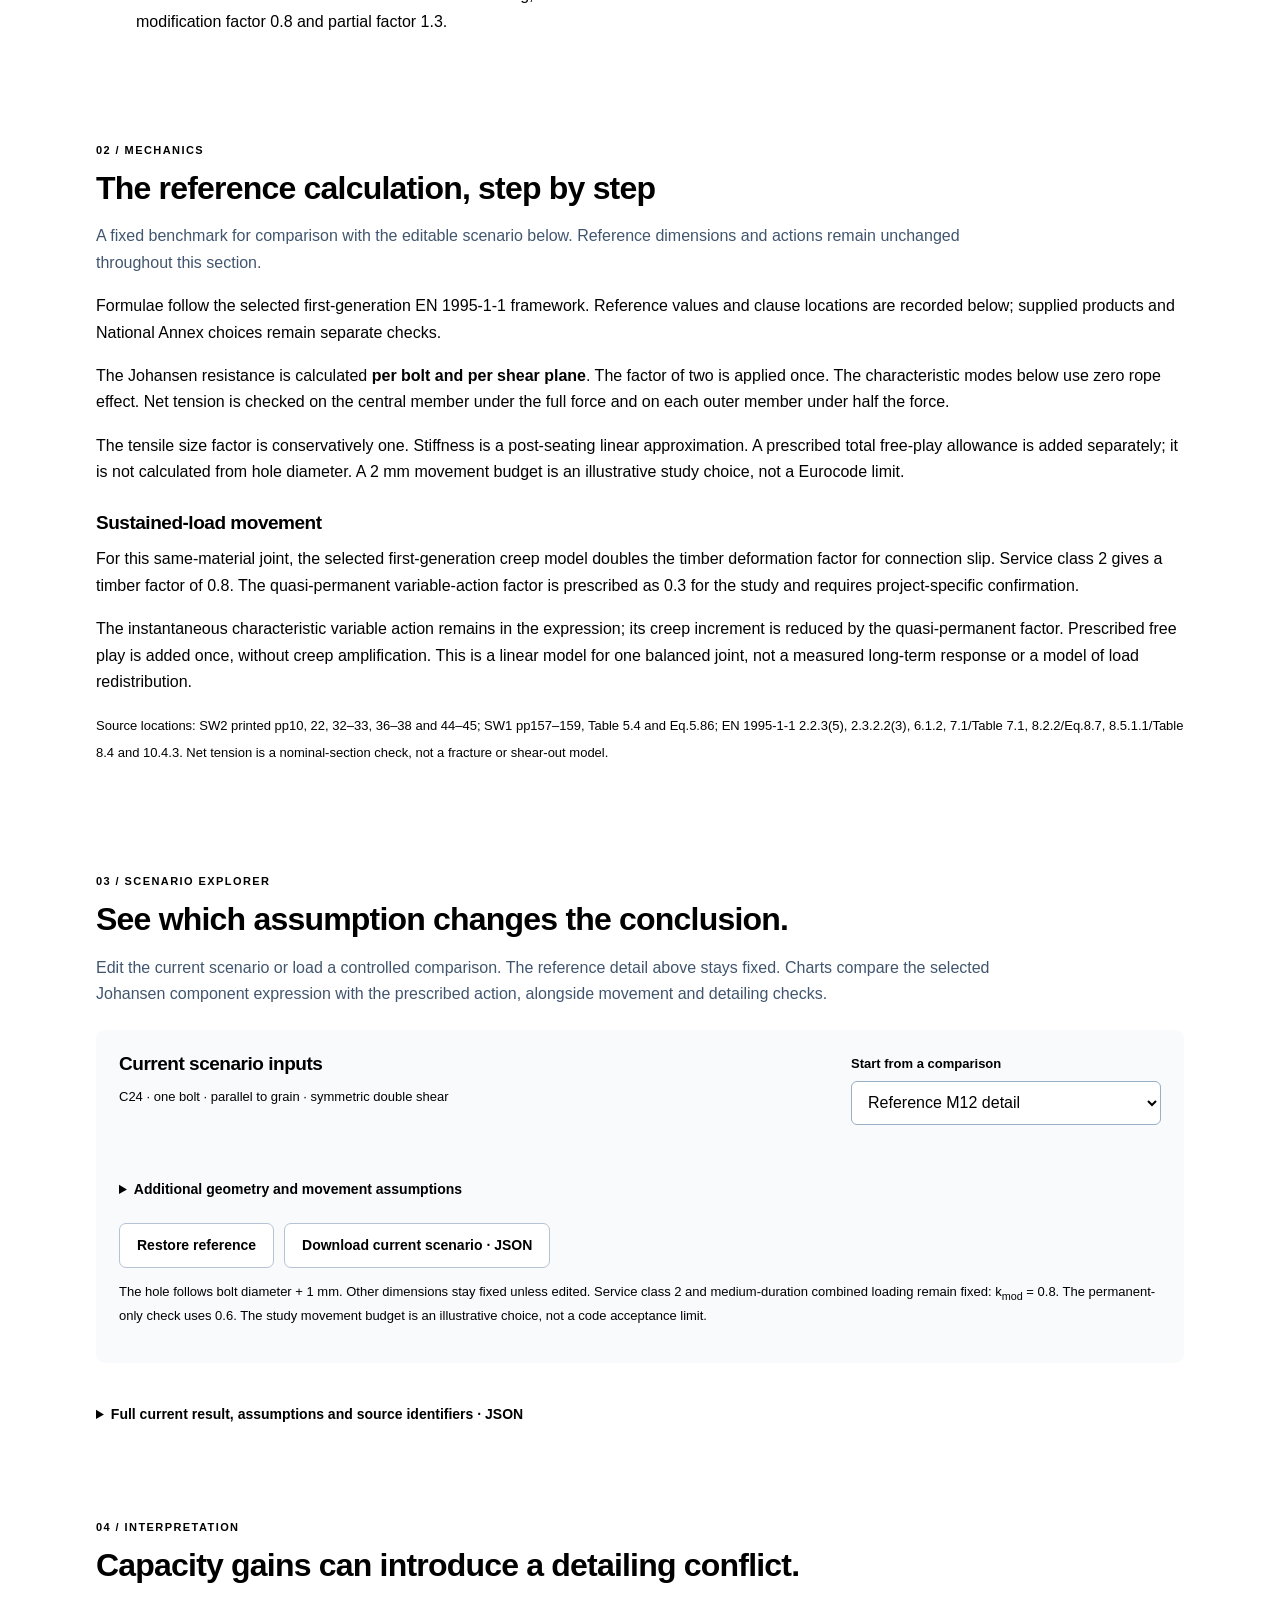
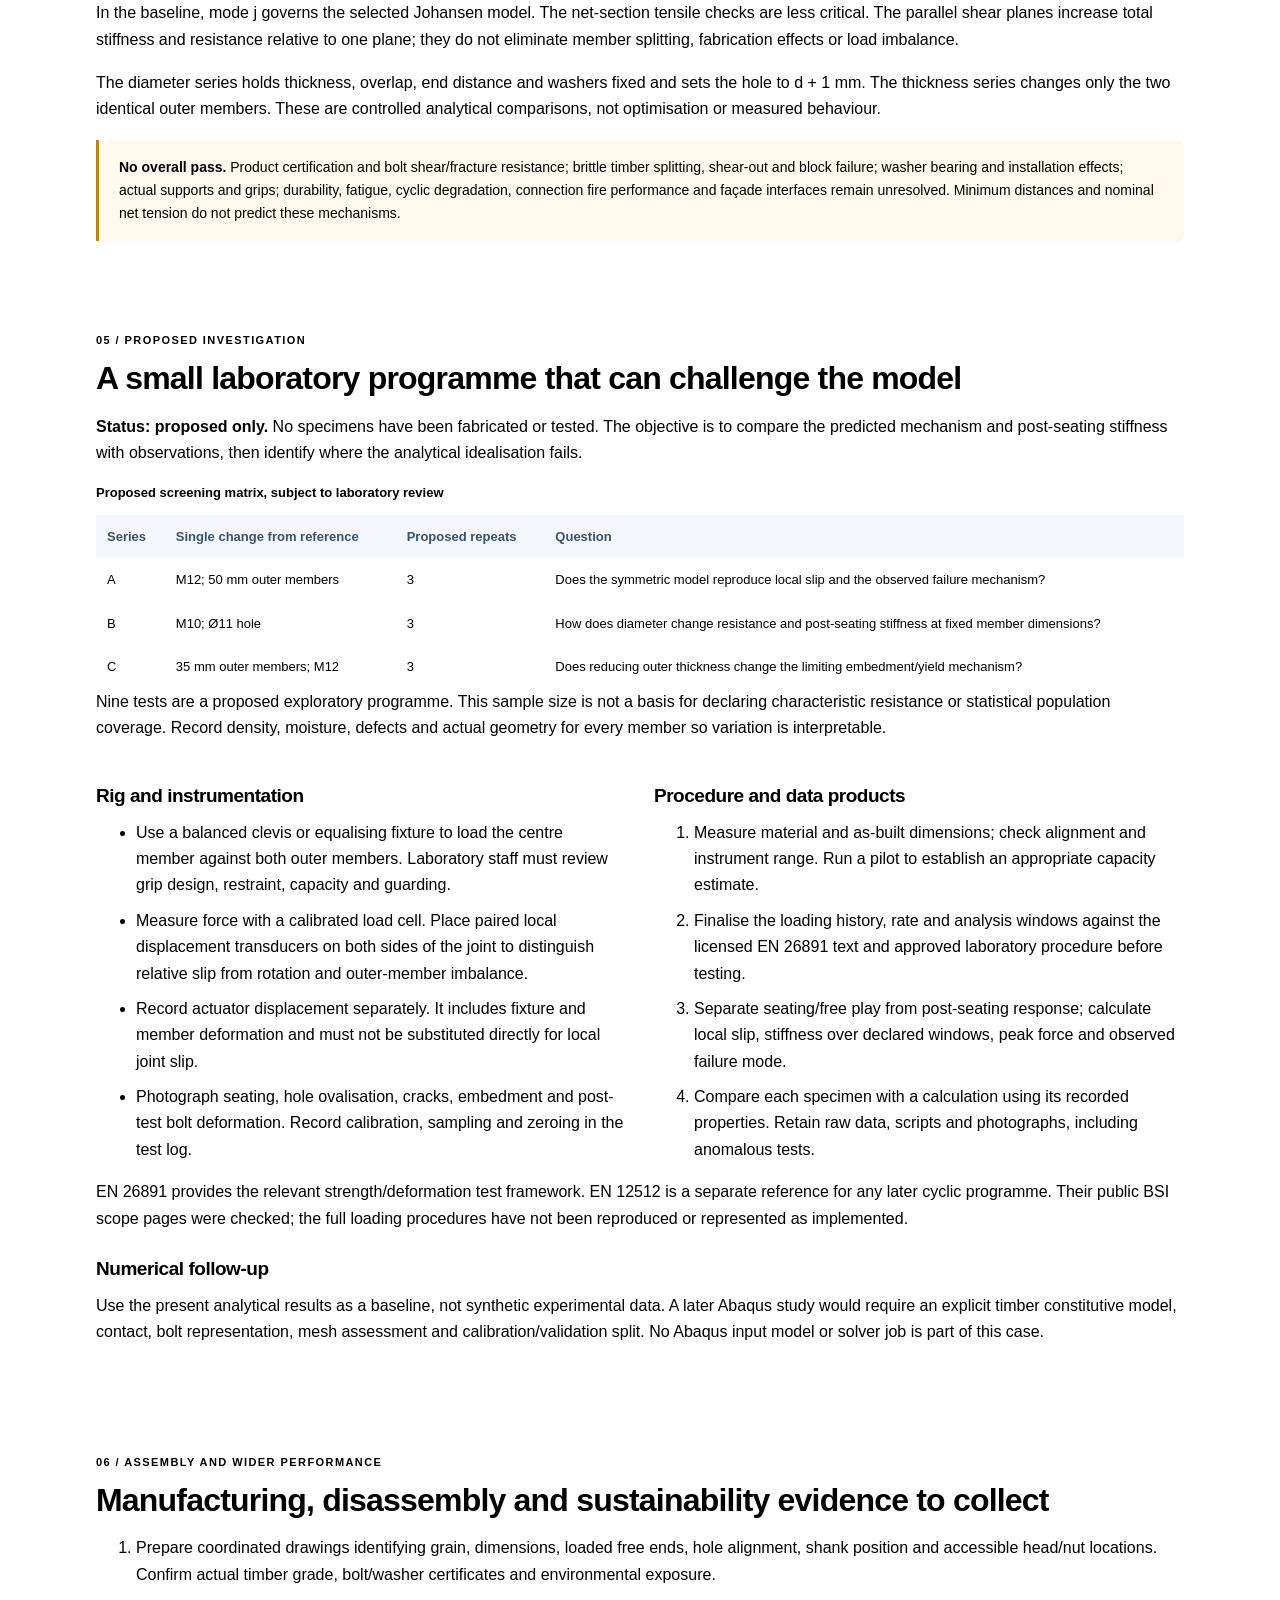
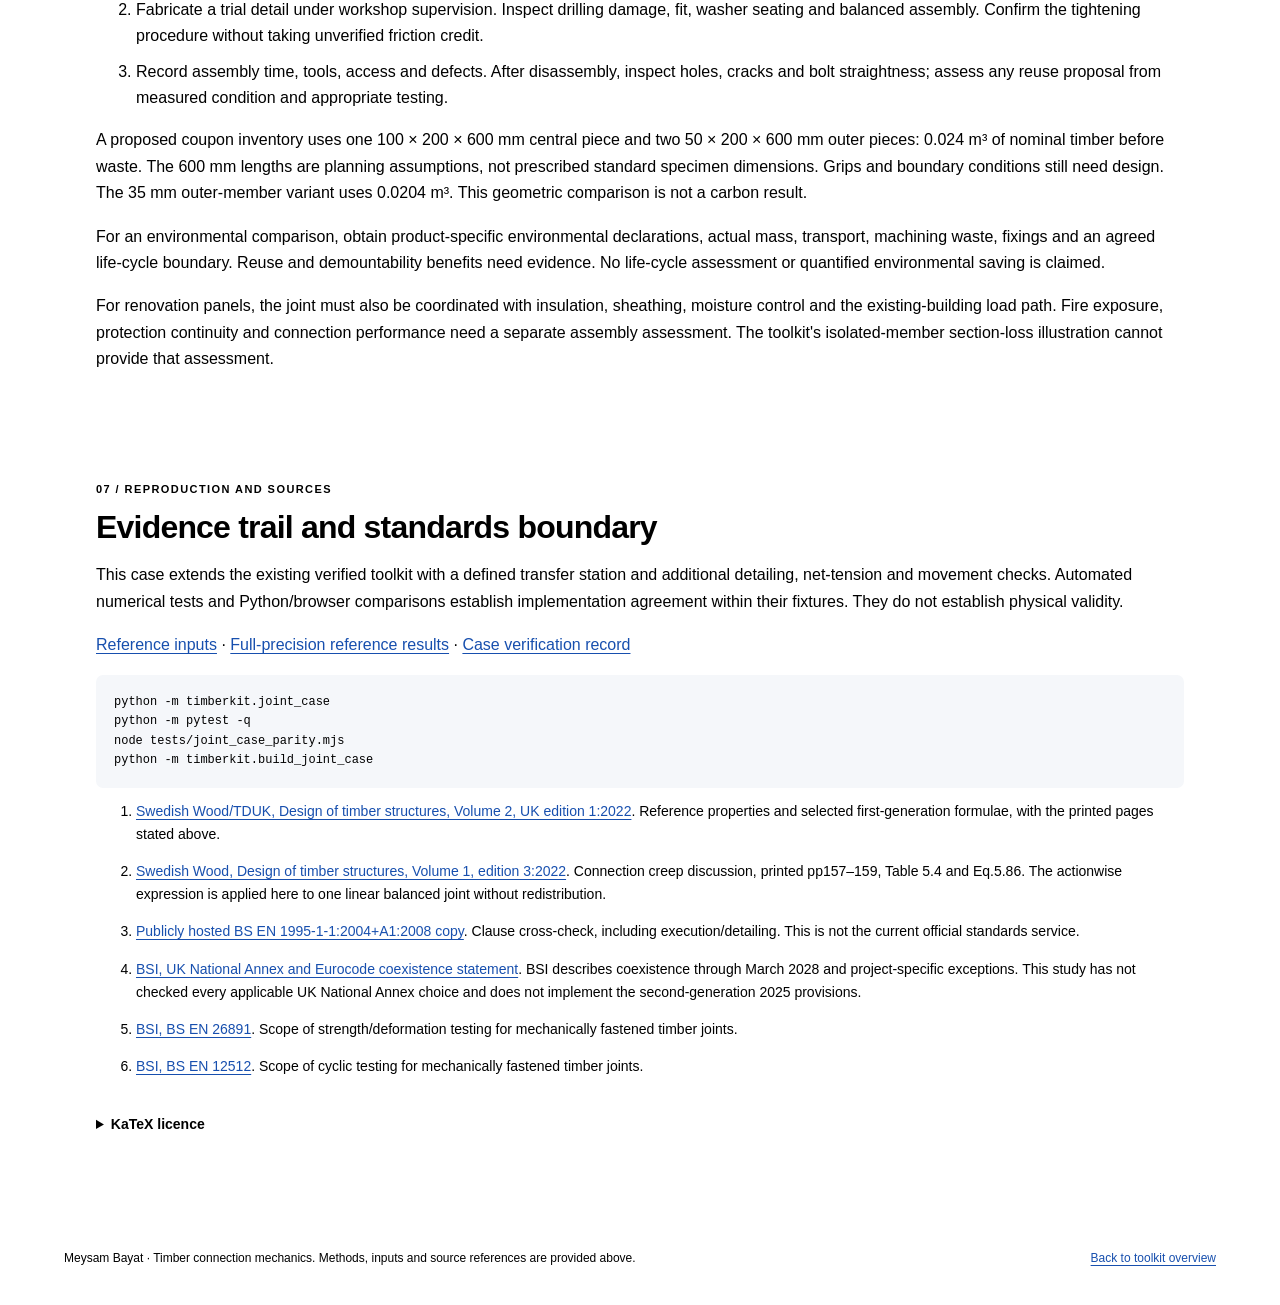
<file: web/joint_case_page.html>
<!doctype html>
<html lang="en-GB"><head><meta charset="utf-8"><meta name="viewport" content="width=device-width,initial-scale=1"><link rel="icon" href="data:,"><title>A worked bolted timber joint</title>
<style>__KATEX_CSS__

:root{--ink:#142b45;--muted:#526479;--accent:#245fc5;--teal:#117c83;--line:#dce4ee;--bg:#f8fafc;--danger:#a32b32;--warning:#8a5b12}*{box-sizing:border-box}html{scroll-behavior:smooth;scroll-padding-top:95px}body{margin:0;background:var(--bg);color:var(--ink);font:16px/1.65 Arial,Helvetica,sans-serif}a{color:#174fae;text-underline-offset:3px}a:hover{text-decoration-thickness:2px}h1,h2,h3,p,ul,ol,figure{margin-top:0}h1,h2,h3{line-height:1.2;letter-spacing:-.025em}h1{font-size:clamp(34px,5vw,56px);max-width:920px;margin-bottom:20px}h2{font-size:clamp(25px,3vw,32px);margin-bottom:16px}h3{font-size:19px;margin:26px 0 12px}p{margin-bottom:17px}li{margin-bottom:9px}header,main,footer{max-width:1220px;margin:auto;padding:28px 34px}header{padding-top:42px;padding-bottom:34px}.brand{display:flex;justify-content:space-between;align-items:center;gap:20px;font-size:13px;margin-bottom:45px}.brand a{color:var(--ink);text-decoration:none;font-weight:bold}.brand span{color:var(--muted)}.tag,.section-no{font-size:11px;font-weight:bold;letter-spacing:.13em;text-transform:uppercase;color:var(--teal)}.tag{margin-bottom:14px}.intro{font-size:20px;max-width:900px;color:#41566e;line-height:1.55}.hero-actions{display:flex;flex-wrap:wrap;gap:12px;margin:26px 0}.button,button{display:inline-block;padding:11px 17px;border:1px solid #b5c3d4;border-radius:7px;background:white;color:var(--ink);font:600 14px/1.5 Arial,Helvetica,sans-serif;text-decoration:none;cursor:pointer}.button.primary{background:var(--accent);border-color:var(--accent);color:white}.button:hover,button:hover{background:#edf3fc}.button.primary:hover{background:#1c4b9c}button:disabled{cursor:not-allowed;opacity:.5}.hero-facts{display:flex;flex-wrap:wrap;gap:12px 26px;padding-top:23px;border-top:1px solid var(--line);font-size:13px;color:var(--muted)}.hero-facts strong{color:var(--ink)}.site-nav{position:sticky;top:0;z-index:5;background:#ffffffed;border-top:1px solid var(--line);border-bottom:1px solid var(--line);backdrop-filter:blur(10px)}.site-nav div{max-width:1220px;padding:13px 34px;margin:auto;display:flex;gap:22px;overflow:auto;white-space:nowrap}.site-nav a{font-size:13px;font-weight:bold;color:#38516c;text-decoration:none}.site-nav a:hover{color:var(--accent)}main{padding-top:32px}section{background:white;border:1px solid var(--line);border-radius:12px;padding:32px;margin-bottom:26px;min-width:0}.section-no{display:block;margin-bottom:10px}.section-lead{max-width:900px;color:#41566e}.notice{border-left:3px solid #b98226;background:#fff8ec;padding:16px 20px;border-radius:0 7px 7px 0;font-size:14px}.notice.neutral{border-left-color:var(--teal);background:#edf7f7}.muted,small,figcaption{color:var(--muted)}small{font-size:13px}.grid{display:grid;grid-template-columns:1fr 1fr;gap:28px}.metrics{display:grid;grid-template-columns:repeat(3,minmax(0,1fr));gap:13px;margin:18px 0}.metric{background:#f0f5fb;padding:19px;border-radius:8px;border:1px solid #e1e9f3}.metric strong{display:block;color:var(--ink);font-size:29px;line-height:1.3;margin:7px 0}.metric span{font-size:12px;color:#526479}.metric small{font-size:12px}.metric.teal{background:#edf7f7}.result-summary{display:flex;gap:12px;align-items:flex-start;padding:13px 16px;background:#edf7f7;border-radius:7px;font-size:14px;margin:15px 0}.result-summary.fail-state{background:#fff1f1}.status-dot{width:9px;height:9px;flex:none;background:var(--teal);border-radius:50%;margin-top:7px}.fail-state .status-dot{background:var(--danger)}.scope-note{font-size:13px;color:var(--muted);margin:13px 0}.scroll{overflow-x:auto}table{border-collapse:collapse;width:100%;font-size:13px;line-height:1.5}th,td{padding:12px 11px;border-bottom:1px solid var(--line);text-align:left;vertical-align:top}th{background:#f3f6fa;color:#38516c;font-weight:bold}caption{text-align:left;font-weight:bold;padding-bottom:12px}tbody tr:last-child td{border-bottom:0}.numeric{font-variant-numeric:tabular-nums}.controls{padding:23px;background:#f8fafc;border:1px solid var(--line);border-radius:9px;margin:23px 0}.control-head{display:flex;align-items:flex-start;justify-content:space-between;gap:16px;margin-bottom:18px}.control-head h3{margin:0 0 7px}.preset{max-width:310px;min-width:220px}.fields{display:grid;grid-template-columns:repeat(3,minmax(0,1fr));gap:18px}label{font-size:13px;display:block;font-weight:bold}label small{display:block;font-size:11px;font-weight:normal;line-height:1.4;margin-top:4px;min-height:16px}input,select{font:16px/1.5 Arial,sans-serif;color:var(--ink);width:100%;padding:10px 12px;border:1px solid #9aaec5;border-radius:6px;background:white;margin-top:6px;min-height:44px}input:invalid{border-color:var(--danger)}.actions{display:flex;flex-wrap:wrap;gap:10px;margin:20px 0 4px}.chart-card{border:1px solid var(--line);border-radius:9px;padding:19px;margin:18px 0}.chart-card h3{margin:0 0 6px;font-size:16px}.chart-card p{font-size:12px;margin:6px 0 0;color:var(--muted)}svg{display:block;width:100%;max-width:100%;height:auto}svg text{font:13px Arial,Helvetica,sans-serif;fill:#3d536b}.chart-card svg{max-width:760px;min-width:560px;margin:auto}.chart-card svg text{font-size:12px}.joint-figure{background:#f8fafc;border:1px solid var(--line);border-radius:9px;padding:15px}.joint-figure svg{min-width:620px}.diagram-scroll{overflow-x:auto}.joint-figure figcaption{font-size:12px;line-height:1.5;margin-top:13px}.equations{overflow:auto}.katex-display{overflow:auto;padding:8px 0}pre{white-space:pre-wrap;overflow-wrap:anywhere;font:12px/1.6 Consolas,monospace;background:#f5f7fa;padding:18px;border-radius:7px}details{border-top:1px solid var(--line);padding-top:15px;margin-top:18px}summary{cursor:pointer;font-weight:bold;font-size:14px;line-height:1.5;padding:3px 0}details[open]>summary{margin-bottom:15px}.fail{color:var(--danger);font-weight:bold}.ok{color:#12646a;font-weight:bold}.error{background:#fff1f1;color:#8e2028;padding:18px;border:1px solid #e9b9bf;border-radius:8px}.error p{margin:6px 0 0}.chip{display:inline-block;border:1px solid #c6d6e8;padding:2px 7px;border-radius:4px;font-size:11px;color:#405d7f}.sources-list{font-size:14px}.sources-list li{margin-bottom:14px}.two-columns{columns:2;column-gap:32px}.two-columns li{break-inside:avoid}.skip-link{position:fixed;top:8px;left:8px;z-index:20;background:white;border:2px solid var(--accent);padding:10px;transform:translateY(-160%)}.skip-link:focus{transform:translateY(0)}:focus-visible{outline:3px solid var(--accent);outline-offset:4px}section,header,footer{overflow-wrap:anywhere}[hidden]{display:none!important}footer{font-size:12px;border-top:1px solid var(--line);display:flex;justify-content:space-between;gap:20px;padding-top:25px;padding-bottom:36px}footer p{max-width:780px;margin:0}.no-script{padding:20px;background:#fff1f1;border:1px solid #e9b9bf;border-radius:8px;margin-bottom:25px}@media(max-width:800px){header,main,footer{padding-left:20px;padding-right:20px}.site-nav div{padding-left:20px;padding-right:20px}.grid{grid-template-columns:1fr}.fields{grid-template-columns:repeat(2,minmax(0,1fr))}.two-columns{columns:1}.brand{margin-bottom:30px}.control-head{flex-direction:column}.preset{max-width:none;width:100%}.metrics{gap:8px}.metric{padding:14px}.metric strong{font-size:25px}section{padding:24px}.intro{font-size:18px}}@media(max-width:520px){header{padding-top:26px}.brand{align-items:flex-start;font-size:12px}.brand span{max-width:120px;text-align:right}.metrics,.fields{grid-template-columns:1fr}.metric{padding:15px}.metric strong{font-size:28px}.metrics{gap:10px}.hero-facts{gap:10px 20px}section{padding:20px}.controls{padding:16px}.chart-card{padding:13px}.site-nav div{gap:20px}footer{flex-direction:column}.chart-card svg{min-width:560px}.chart-scroll{overflow-x:auto}th,td{padding:9px 8px}}@media(prefers-reduced-motion:reduce){html{scroll-behavior:auto}}@media print{body{background:white;font-size:10pt}header,main,footer{max-width:none;padding:0}h1{font-size:28pt}.brand,.site-nav,.hero-actions,.controls,.actions,.skip-link{display:none}section{border:0;border-radius:0;padding:16px 0;margin:0;break-inside:auto}h2,h3{break-after:avoid}.chart-card,figure,.metrics,tr{break-inside:avoid}.joint-figure svg{min-width:0}.chart-card svg{min-width:0}a{color:inherit}.hero-facts{padding-bottom:18px}.intro{font-size:12pt}details{break-inside:auto}details>summary{font-size:10pt}footer{padding-top:15px}.two-columns{columns:1}}

.chart-scroll{overflow-x:auto}.sweep-chart svg{min-width:390px;max-width:560px}.joint-figure svg{min-width:900px}.sr-only{position:absolute;width:1px;height:1px;padding:0;margin:-1px;overflow:hidden;clip:rect(0,0,0,0);white-space:nowrap;border:0}
.grid>*{min-width:0;max-width:100%}.chart-scroll,.diagram-scroll,.equations,.katex-display{min-width:0;max-width:100%}
</style></head><body>
<a href="#main" class="skip-link">Skip to case study</a>
<header>
<div class="brand"><a href="index.html">TIMBER FAÇADE / CONNECTION TOOLKIT</a><span>Research software · Worked case</span></div>
<div class="tag">Timber-to-timber · One bolt · Double shear</div>
<h1>From joint mechanics to a testable connection detail.</h1>
<p class="intro">Explore a symmetric bolted C24 timber joint. Follow the force transfer, examine resistance and movement, then see how a proposed laboratory programme could challenge the analytical model.</p>
<div class="hero-actions"><a class="button primary" href="#calculator">Explore the connection</a><a class="button" href="20261018_v5_TimberJointCase.pdf">Read the case study · PDF</a><a class="button" href="https://github.com/gitmeysambayat/TimberFacadeConnectionToolkit">Inspect the source</a></div>
<div class="hero-facts"><span><strong>Reference detail</strong> M12 · 50 / 100 / 50 mm</span><span><strong>Basis</strong> Selected first-generation Eurocode 5 equations</span><span><strong>Loading</strong> Parallel-to-grain tension</span></div>
</header>
<nav class="site-nav" aria-label="Case study sections"><div><a href="#definition">The joint</a><a href="#method">Reference calculation</a><a href="#calculator">Scenario explorer</a><a href="#interpretation">Sensitivity</a><a href="#experiment">Test proposal</a><a href="#sources">Evidence &amp; sources</a></div></nav>
<main id="main">
<noscript><div class="no-script">The explanation, equations and test proposal are available without JavaScript. Interactive results require JavaScript. Download the PDF or reference JSON files below for the fixed calculation.</div></noscript>
<div class="notice neutral" style="margin-bottom:26px"><strong>Calculation scope.</strong> Resistance, geometry and movement checks for a prescribed detail. Overall connection design and physical validation remain unresolved.</div>

<section id="definition"><span class="section-no">01 / Definition</span><h2>One transfer station with two shear planes</h2><p>The central C24 member transfers a tensile force into two identical outer C24 members. Each outer member carries half the force. Balanced load introduction and identical outer members are necessary assumptions for this symmetry. There is one bolt, one transfer station and no fastener-group reduction.</p>
<figure class="joint-figure"><div class="diagram-scroll" tabindex="0" role="region" aria-label="Reference joint schematic, scroll horizontally on small screens"><svg viewBox="0 0 1000 345" role="img" aria-labelledby="joint-title joint-desc"><title id="joint-title">Side and plan views of the baseline timber lap joint</title><desc id="joint-desc">A central 100 millimetre thick timber member overlaps two 50 millimetre thick outer members for 200 millimetres. One M12 bolt transfers the full central tension through two shear planes into equal outer forces. The bolt is 100 millimetres from each loaded free end.</desc><defs><marker id="arrow" markerWidth="9" markerHeight="9" refX="7" refY="4" orient="auto-start-reverse"><path d="M0,0 L8,4 L0,8 Z" fill="#245fc5"/></marker></defs>
<text x="25" y="25" font-weight="bold">Side view: thickness and force transfer</text><rect x="100" y="55" width="420" height="32" fill="#dfc190" stroke="#8b6637"/><rect x="100" y="153" width="420" height="32" fill="#dfc190" stroke="#8b6637"/><rect x="380" y="88" width="420" height="64" fill="#f2dbb3" stroke="#8b6637"/><line x1="450" y1="42" x2="450" y2="198" stroke="#475569" stroke-width="9"/><rect x="430" y="46" width="40" height="6" fill="#475569"/><rect x="430" y="188" width="40" height="6" fill="#475569"/><line x1="150" y1="71" x2="35" y2="71" stroke="#245fc5" stroke-width="3" marker-end="url(#arrow)"/><line x1="150" y1="169" x2="35" y2="169" stroke="#245fc5" stroke-width="3" marker-end="url(#arrow)"/><line x1="750" y1="120" x2="875" y2="120" stroke="#245fc5" stroke-width="3" marker-end="url(#arrow)"/><text x="40" y="49">N/2</text><text x="40" y="205">N/2</text><text x="845" y="106">N</text><text x="560" y="73">Outer: 50 mm</text><text x="560" y="138">Centre: 100 mm</text><text x="560" y="177">Outer: 50 mm</text><text x="340" y="223">M12; Ø13 hole; two Ø40 × 4 washers</text>
<text x="25" y="254" font-weight="bold">Plan: baseline overlap 200 mm; width 200 mm</text><rect x="380" y="270" width="140" height="52" fill="#eef3fc" stroke="#6c83aa"/><circle cx="450" cy="296" r="5" fill="#475569"/><line x1="450" y1="263" x2="450" y2="331" stroke="#6c83aa" stroke-dasharray="3 3"/><text x="245" y="292">Centre free end →</text><text x="535" y="292">← Outer free ends</text><text x="380" y="342">100 mm</text><text x="455" y="342">100 mm</text></svg></div><figcaption>Figure 1. Baseline conceptual detail, not to scale and not a fabrication drawing. Central and outer free ends are on opposite sides of the bolt. A second transfer station is absent. The schematic remains the reference M12 geometry when inputs below change.</figcaption></figure>
<div class="grid"><div><h3>Specified example</h3><ul><li>C24 reference properties: characteristic density 350 kg/m³, mean density 420 kg/m³ and parallel tensile strength 14.5 MPa.</li><li>One M12 grade 8.8 bolt, assumed tensile strength 800 MPa; smooth shank through both shear planes.</li><li>Predrilled aligned holes. No friction, pretension or rope-effect contribution.</li><li>Service class 2 and medium-duration combined loading; selected modification factor 0.8 and partial factor 1.3.</li></ul></div><div><h3>Prescribed actions</h3><p>Permanent tensile action 3 kN and variable tensile action 2 kN. The chosen example combination gives:</p><div data-tex="N_{\mathrm{Ed}}=1.35(3)+1.5(2)=7.05\ \mathrm{kN}"></div><div data-tex="N_{\mathrm{ser}}=3+2=5.00\ \mathrm{kN}"></div><p>These actions and factors are study inputs, not a verified project load combination. Compression reversal, bending and out-of-plane force are excluded.</p></div></div></section>
<section id="method"><span class="section-no">02 / Mechanics</span><h2>The reference calculation, step by step</h2><p class="section-lead">A fixed benchmark for comparison with the editable scenario below. Reference dimensions and actions remain unchanged throughout this section.</p><p>Formulae follow the selected first-generation EN 1995-1-1 framework. Reference values and clause locations are recorded below; supplied products and National Annex choices remain separate checks.</p>
<div class="equations"><div data-tex="f_{h,0,k}=0.082(1-0.01d)\rho_k=25.256\ \mathrm{MPa}"></div><div data-tex="M_{y,Rk}=0.3f_{u,k}d^{2.6}=153.5\ \mathrm{kN\,mm}"></div><div data-tex="R_d=2\frac{k_{\mathrm{mod}}}{\gamma_M}\min(F_{g,Rk},F_{h,Rk},F_{j,Rk},F_{k,Rk})"></div></div>
<p>The Johansen resistance is calculated <strong>per bolt and per shear plane</strong>. The factor of two is applied once. The characteristic modes below use zero rope effect. Net tension is checked on the central member under the full force and on each outer member under half the force.</p>
<div class="equations"><div data-tex="A_{\mathrm{net}}=(b-d_0)t,\qquad R_{t,d}=A_{\mathrm{net}}\frac{k_{\mathrm{mod}}f_{t,0,k}}{\gamma_M}"></div><div data-tex="K_{\mathrm{ser,plane}}=\frac{\rho_m^{1.5}d}{23},\qquad K_{\mathrm{joint}}=2K_{\mathrm{ser,plane}},\qquad u_{\mathrm{inst}}=\frac{N_{\mathrm{ser}}}{K_{\mathrm{joint}}}"></div></div>
<p>The tensile size factor is conservatively one. Stiffness is a post-seating linear approximation. A prescribed total free-play allowance is added separately; it is not calculated from hole diameter. A 2 mm movement budget is an illustrative study choice, not a Eurocode limit.</p>
<h3>Sustained-load movement</h3><p>For this same-material joint, the selected first-generation creep model doubles the timber deformation factor for connection slip. Service class 2 gives a timber factor of 0.8. The quasi-permanent variable-action factor is prescribed as 0.3 for the study and requires project-specific confirmation.</p><div data-tex="u_{\mathrm{fin,elastic}}=\frac{G_k(1+2k_{\mathrm{def}})+Q_k(1+2\psi_2 k_{\mathrm{def}})}{K_{\mathrm{joint}}},\quad k_{\mathrm{def}}=0.8,\quad\psi_2=0.3"></div><p>The instantaneous characteristic variable action remains in the expression; its creep increment is reduced by the quasi-permanent factor. Prescribed free play is added once, without creep amplification. This is a linear model for one balanced joint, not a measured long-term response or a model of load redistribution.</p>
<div id="baseline-result"></div>
<p><small>Source locations: SW2 printed pp10, 22, 32–33, 36–38 and 44–45; SW1 pp157–159, Table 5.4 and Eq.5.86; EN 1995-1-1 2.2.3(5), 2.3.2.2(3), 6.1.2, 7.1/Table 7.1, 8.2.2/Eq.8.7, 8.5.1.1/Table 8.4 and 10.4.3. Net tension is a nominal-section check, not a fracture or shear-out model.</small></p></section>
<section id="calculator"><span class="section-no">03 / Scenario explorer</span><h2>See which assumption changes the conclusion.</h2><p class="section-lead">Edit the current scenario or load a controlled comparison. The reference detail above stays fixed. Charts compare the selected Johansen component expression with the prescribed action, alongside movement and detailing checks.</p>
<div class="controls"><div class="control-head"><div><h3>Current scenario inputs</h3><small>C24 · one bolt · parallel to grain · symmetric double shear</small></div><label class="preset" for="preset">Start from a comparison<select id="preset"><option value="reference">Reference M12 detail</option><option value="thin">Thinner outer members · 35 mm</option><option value="large">Larger bolt · M16, fixed washers</option><option value="play">Additional free play · 1.5 mm</option><option value="custom" disabled>Custom scenario</option></select></label></div>
<div id="fields" class="fields"></div><details><summary>Additional geometry and movement assumptions</summary><div id="advanced-fields" class="fields"></div></details><div class="actions"><button id="reset" type="button">Restore reference</button><button id="download" type="button">Download current scenario · JSON</button></div>
<p class="scope-note">The hole follows bolt diameter + 1 mm. Other dimensions stay fixed unless edited. Service class 2 and medium-duration combined loading remain fixed: k<sub>mod</sub> = 0.8. The permanent-only check uses 0.6. The study movement budget is an illustrative choice, not a code acceptance limit.</p></div>
<div id="error" class="error" role="alert" hidden></div><p id="scenario-announcement" class="sr-only" role="status" aria-live="polite" aria-atomic="true"></p><div id="scenario-result"></div><details><summary>Full current result, assumptions and source identifiers · JSON</summary><pre id="json"></pre></details></section>
<section id="interpretation"><span class="section-no">04 / Interpretation</span><h2>Capacity gains can introduce a detailing conflict.</h2><p>In the baseline, mode j governs the selected Johansen model. The net-section tensile checks are less critical. The parallel shear planes increase total stiffness and resistance relative to one plane; they do not eliminate member splitting, fabrication effects or load imbalance.</p><div id="sensitivity"></div><p>The diameter series holds thickness, overlap, end distance and washers fixed and sets the hole to d + 1 mm. The thickness series changes only the two identical outer members. These are controlled analytical comparisons, not optimisation or measured behaviour.</p><div class="notice"><strong>No overall pass.</strong> Product certification and bolt shear/fracture resistance; brittle timber splitting, shear-out and block failure; washer bearing and installation effects; actual supports and grips; durability, fatigue, cyclic degradation, connection fire performance and façade interfaces remain unresolved. Minimum distances and nominal net tension do not predict these mechanisms.</div></section>
<section id="experiment"><span class="section-no">05 / Proposed investigation</span><h2>A small laboratory programme that can challenge the model</h2><p><strong>Status: proposed only.</strong> No specimens have been fabricated or tested. The objective is to compare the predicted mechanism and post-seating stiffness with observations, then identify where the analytical idealisation fails.</p><div class="scroll"><table><caption>Proposed screening matrix, subject to laboratory review</caption><thead><tr><th>Series</th><th>Single change from reference</th><th>Proposed repeats</th><th>Question</th></tr></thead><tbody><tr><td>A</td><td>M12; 50 mm outer members</td><td>3</td><td>Does the symmetric model reproduce local slip and the observed failure mechanism?</td></tr><tr><td>B</td><td>M10; Ø11 hole</td><td>3</td><td>How does diameter change resistance and post-seating stiffness at fixed member dimensions?</td></tr><tr><td>C</td><td>35 mm outer members; M12</td><td>3</td><td>Does reducing outer thickness change the limiting embedment/yield mechanism?</td></tr></tbody></table></div><p>Nine tests are a proposed exploratory programme. This sample size is not a basis for declaring characteristic resistance or statistical population coverage. Record density, moisture, defects and actual geometry for every member so variation is interpretable.</p>
<div class="grid"><div><h3>Rig and instrumentation</h3><ul><li>Use a balanced clevis or equalising fixture to load the centre member against both outer members. Laboratory staff must review grip design, restraint, capacity and guarding.</li><li>Measure force with a calibrated load cell. Place paired local displacement transducers on both sides of the joint to distinguish relative slip from rotation and outer-member imbalance.</li><li>Record actuator displacement separately. It includes fixture and member deformation and must not be substituted directly for local joint slip.</li><li>Photograph seating, hole ovalisation, cracks, embedment and post-test bolt deformation. Record calibration, sampling and zeroing in the test log.</li></ul></div><div><h3>Procedure and data products</h3><ol><li>Measure material and as-built dimensions; check alignment and instrument range. Run a pilot to establish an appropriate capacity estimate.</li><li>Finalise the loading history, rate and analysis windows against the licensed EN 26891 text and approved laboratory procedure before testing.</li><li>Separate seating/free play from post-seating response; calculate local slip, stiffness over declared windows, peak force and observed failure mode.</li><li>Compare each specimen with a calculation using its recorded properties. Retain raw data, scripts and photographs, including anomalous tests.</li></ol></div></div>
<p>EN 26891 provides the relevant strength/deformation test framework. EN 12512 is a separate reference for any later cyclic programme. Their public BSI scope pages were checked; the full loading procedures have not been reproduced or represented as implemented.</p><h3>Numerical follow-up</h3><p>Use the present analytical results as a baseline, not synthetic experimental data. A later Abaqus study would require an explicit timber constitutive model, contact, bolt representation, mesh assessment and calibration/validation split. No Abaqus input model or solver job is part of this case.</p></section>
<section><span class="section-no">06 / Assembly and wider performance</span><h2>Manufacturing, disassembly and sustainability evidence to collect</h2><ol><li>Prepare coordinated drawings identifying grain, dimensions, loaded free ends, hole alignment, shank position and accessible head/nut locations. Confirm actual timber grade, bolt/washer certificates and environmental exposure.</li><li>Fabricate a trial detail under workshop supervision. Inspect drilling damage, fit, washer seating and balanced assembly. Confirm the tightening procedure without taking unverified friction credit.</li><li>Record assembly time, tools, access and defects. After disassembly, inspect holes, cracks and bolt straightness; assess any reuse proposal from measured condition and appropriate testing.</li></ol><p>A proposed coupon inventory uses one 100 × 200 × 600 mm central piece and two 50 × 200 × 600 mm outer pieces: 0.024 m³ of nominal timber before waste. The 600 mm lengths are planning assumptions, not prescribed standard specimen dimensions. Grips and boundary conditions still need design. The 35 mm outer-member variant uses 0.0204 m³. This geometric comparison is not a carbon result.</p><p>For an environmental comparison, obtain product-specific environmental declarations, actual mass, transport, machining waste, fixings and an agreed life-cycle boundary. Reuse and demountability benefits need evidence. No life-cycle assessment or quantified environmental saving is claimed.</p><p>For renovation panels, the joint must also be coordinated with insulation, sheathing, moisture control and the existing-building load path. Fire exposure, protection continuity and connection performance need a separate assembly assessment. The toolkit's isolated-member section-loss illustration cannot provide that assessment.</p></section>

<section id="sources"><span class="section-no">07 / Reproduction and sources</span><h2>Evidence trail and standards boundary</h2><p>This case extends the existing verified toolkit with a defined transfer station and additional detailing, net-tension and movement checks. Automated numerical tests and Python/browser comparisons establish implementation agreement within their fixtures. They do not establish physical validity.</p><p><a href="20261018_v5_JointCaseInputs.json">Reference inputs</a> · <a href="20261018_v5_JointCaseResults.json">Full-precision reference results</a> · <a href="20261018_v5_JointCaseVerification.json">Case verification record</a></p><pre>python -m timberkit.joint_case
python -m pytest -q
node tests/joint_case_parity.mjs
python -m timberkit.build_joint_case</pre><ol class="sources-list"><li><a href="https://www.universityofgalway.ie/media/timberengineeringresearchgroup/Design-of-timber-structures_Volume2_Rules-and-formulas-according-to-Eurocode-5.pdf">Swedish Wood/TDUK, Design of timber structures, Volume 2, UK edition 1:2022</a>. Reference properties and selected first-generation formulae, with the printed pages stated above.</li><li><a href="https://www.swedishwood.com/siteassets/5-publikationer/pdfer/sw-design-of-timber-structures-vol1-2022.pdf">Swedish Wood, Design of timber structures, Volume 1, edition 3:2022</a>. Connection creep discussion, printed pp157–159, Table 5.4 and Eq.5.86. The actionwise expression is applied here to one linear balanced joint without redistribution.</li><li><a href="https://www.phd.eng.br/wp-content/uploads/2015/12/en.1995.1.1.2004.pdf">Publicly hosted BS EN 1995-1-1:2004+A1:2008 copy</a>. Clause cross-check, including execution/detailing. This is not the current official standards service.</li><li><a href="https://accord-checkout.bsigroup.com/products/uk-national-annex-to-eurocode-5-design-of-timber-structures-general-common-rules-and-rules-for-buildings">BSI, UK National Annex and Eurocode coexistence statement</a>. BSI describes coexistence through March 2028 and project-specific exceptions. This study has not checked every applicable UK National Annex choice and does not implement the second-generation 2025 provisions.</li><li><a href="https://landingpage.bsigroup.com/LandingPage/Undated?UPI=000000000000248652">BSI, BS EN 26891</a>. Scope of strength/deformation testing for mechanically fastened timber joints.</li><li><a href="https://landingpage.bsigroup.com/LandingPage/Undated?UPI=000000000030143811">BSI, BS EN 12512</a>. Scope of cyclic testing for mechanically fastened timber joints.</li></ol><details><summary>KaTeX licence</summary><pre>__KATEX_LICENCE__</pre></details></section>
</main><footer><p>Meysam Bayat · Timber connection mechanics. Methods, inputs and source references are provided above.</p><a href="index.html">Back to toolkit overview</a></footer>
<script>__KATEX_JS__</script><script>__CALC_JS__</script>
<script>
'use strict';
const referenceInputs=__BASE_INPUTS__, referenceResults=__BASE_RESULTS__;
let current=structuredClone(referenceInputs), lastResult=null;
const fmt=(v,d=3)=>Number(v).toLocaleString('en-GB',{maximumFractionDigits:d,minimumFractionDigits:d});
const esc=s=>String(s).replace(/[&<>"']/g,c=>({'&':'&amp;','<':'&lt;','>':'&gt;','"':'&quot;',"'":'&#39;'}[c]));
const names={combined:'Permanent + variable',permanent_only:'Permanent only',centre:'Central member',one_side:'Each outer member',left_loaded_end:'First loaded end',right_loaded_end:'Opposite loaded end',both_centred_edges:'Both centred edges',timber_hole_diameter:'Timber hole diameter',washer_diameter:'Washer outside diameter',washer_thickness:'Washer thickness',washer_face_footprint:'Washer footprint',washer_outer_diameter_exceeds_hole:'Washer outside diameter versus timber hole'};
const human=k=>names[k]||k.replaceAll('_',' ');
const row=(...cells)=>'<tr>'+cells.map(c=>'<td>'+c+'</td>').join('')+'</tr>';
function table(headers,rows,caption=''){return '<div class="scroll" tabindex="0" role="region" aria-label="'+esc(caption||headers.join(', '))+'"><table>'+(caption?'<caption>'+caption+'</caption>':'')+'<thead><tr>'+headers.map(h=>'<th scope="col">'+h+'</th>').join('')+'</tr></thead><tbody>'+rows.join('')+'</tbody></table></div>';}
function checkedCases(r){return Object.entries(r.load_duration_checks).filter(([,v])=>v&&typeof v==='object'&&'NEd_N'in v);}
function utilisation(r){return Math.max(...checkedCases(r).flatMap(([,c])=>[c.utilisation,c.net_tension_utilisation]));}
function highestCheck(r){let answer={value:-1,caseName:'',component:''};for(const[k,v]of checkedCases(r)){for(const[c,n]of[['Johansen resistance',v.utilisation],['Net-section tension',v.net_tension_utilisation]])if(n>answer.value)answer={value:n,caseName:k,component:c};}return answer;}
function capacityChart(r,id){const cases=checkedCases(r),max=Math.max(...cases.flatMap(([,c])=>[c.NEd_N,c.Rd_N]))/1000*1.14||1,W=650,start=165,plot=440,scale=plot/max;let body='';
for(let i=0;i<=4;i++){const x=start+plot*i/4;body+='<line x1="'+x+'" y1="20" x2="'+x+'" y2="155" stroke="#e0e7f0"/><text x="'+x+'" y="178" text-anchor="middle">'+fmt(max*i/4,1)+'</text>';}
cases.forEach(([key,c],i)=>{const y=30+i*68;body+='<text x="0" y="'+(y+21)+'">'+human(key)+'</text><rect x="'+start+'" y="'+y+'" width="'+(c.Rd_N/1000*scale)+'" height="19" rx="3" fill="#117c83"/><rect x="'+start+'" y="'+(y+24)+'" width="'+(c.NEd_N/1000*scale)+'" height="13" rx="3" fill="#245fc5"/><text x="'+(start+c.Rd_N/1000*scale+6)+'" y="'+(y+14)+'">'+fmt(c.Rd_N/1000,2)+'</text><text x="'+(start+c.NEd_N/1000*scale+6)+'" y="'+(y+35)+'">'+fmt(c.NEd_N/1000,2)+'</text>';});
return '<div class="chart-card"><h3>Action and Johansen resistance</h3><div class="chart-scroll"><svg viewBox="0 0 650 225" role="img" aria-labelledby="'+id+'-title '+id+'-desc"><title id="'+id+'-title">Selected action cases versus Johansen component resistance, kN</title><desc id="'+id+'-desc">'+esc(cases.map(([k,c])=>human(k)+': action '+fmt(c.NEd_N/1000)+' kN; resistance '+fmt(c.Rd_N/1000)+' kN').join('. '))+'. Geometry and other unresolved mechanisms are assessed separately.</desc>'+body+'<text x="400" y="202" text-anchor="middle">Force / kN</text><rect x="165" y="213" width="12" height="8" fill="#117c83"/><text x="183" y="221">Johansen resistance</text><rect x="382" y="213" width="12" height="8" fill="#245fc5"/><text x="400" y="221">Design action</text></svg></div><p>This chart is a component comparison. A resistance above the action does not establish overall connection adequacy.</p></div>';}
function movementChart(r,id){const s=r.slip,budget=s.study_budget_mm,max=Math.max(s.final_total_mm,s.illustrative_total_mm,budget)*1.2||1,start=160,plot=450,scale=plot/max,rows=[['Instantaneous',s.postseating_elastic_mm],['Final with creep',s.final_elastic_mm]];let body='';
for(let i=0;i<=4;i++){const x=start+plot*i/4;body+='<line x1="'+x+'" y1="22" x2="'+x+'" y2="123" stroke="#e0e7f0"/><text x="'+x+'" y="145" text-anchor="middle">'+fmt(max*i/4,1)+'</text>';}
rows.forEach(([name,elastic],i)=>{const y=33+i*48;body+='<text x="0" y="'+(y+16)+'">'+name+'</text><rect x="'+start+'" y="'+y+'" width="'+(elastic*scale)+'" height="23" rx="3" fill="#245fc5"/><rect x="'+(start+elastic*scale)+'" y="'+y+'" width="'+(s.additional_freeplay_mm*scale)+'" height="23" fill="#c7963c"/><text x="'+(start+(elastic+s.additional_freeplay_mm)*scale+6)+'" y="'+(y+16)+'">'+fmt(elastic+s.additional_freeplay_mm,2)+'</text>';});
body+='<line x1="'+(start+budget*scale)+'" y1="18" x2="'+(start+budget*scale)+'" y2="122" stroke="#7a5262" stroke-width="2" stroke-dasharray="5 4"/><text x="'+(start+budget*scale)+'" y="12" text-anchor="middle">Study budget</text>';
return '<div class="chart-card"><h3>Local joint movement</h3><div class="chart-scroll"><svg viewBox="0 0 650 210" role="img" aria-labelledby="'+id+'-title '+id+'-desc"><title id="'+id+'-title">Instantaneous and final joint movement, mm</title><desc id="'+id+'-desc">Instantaneous total '+fmt(s.illustrative_total_mm)+' mm; final total '+fmt(s.final_total_mm)+' mm. Both include '+fmt(s.additional_freeplay_mm)+' mm of prescribed free play. Chosen study budget '+fmt(budget)+' mm, not a code limit.</desc>'+body+'<text x="390" y="168" text-anchor="middle">Movement / mm</text><rect x="160" y="187" width="12" height="9" fill="#245fc5"/><text x="179" y="196">Modelled slip</text><rect x="413" y="187" width="12" height="9" fill="#c7963c"/><text x="432" y="196">Prescribed free play</text></svg></div><p>Final movement includes the selected creep estimate. The dashed line is the editable study budget, not a Eurocode limit.</p></div>';}
function resultHTML(r,isReference){const selected=highestCheck(r),gc=r.load_duration_checks[selected.caseName],failed=r.failed_component_checks.length>0,geometryFailed=r.geometry.status==='FAIL';
let out='<div class="tag">'+(isReference?'Fixed reference result':'Current scenario result')+'</div><div class="metrics"><div class="metric"><span>Action for governing checked case</span><strong>'+fmt(gc.NEd_N/1000)+' kN</strong><small>'+human(selected.caseName)+'</small></div><div class="metric"><span>Johansen resistance for that case</span><strong>'+fmt(gc.Rd_N/1000)+' kN</strong><small>One bolt, both shear planes</small></div><div class="metric teal"><span>Highest checked resistance utilisation</span><strong>'+fmt(selected.value)+'</strong><small>'+selected.component+'</small></div></div>';
out+='<div class="result-summary '+(failed?'fail-state':'')+'"><span class="status-dot" aria-hidden="true"></span><div><strong>'+(geometryFailed?'The selected detail conflicts with one or more geometry checks.':failed?'A checked component resistance is exceeded.':'No failure in the checked resistance and geometry expressions.')+'</strong><br>Overall connection adequacy remains unresolved. Movement is assessed separately below.</div></div>';
if(geometryFailed){const bad=Object.entries(r.geometry.checks).filter(([,v])=>v.status==='FAIL').map(([k])=>human(k));out+='<p class="fail">Detailing conflicts: '+bad.join(', ')+'.</p>';}
if(isReference)out+='<details><summary>Inspect the fixed reference result and calculation breakdown</summary>';
out+=capacityChart(r,isReference?'reference-force':'scenario-force');
out+='<details><summary>Inspect Johansen modes, geometry and net-section checks</summary><h3>Characteristic Johansen modes</h3>'+table(['Mode','Per plane / kN','Interpretation'],Object.entries(r.johansen.modes).map(([k,v])=>row(k,fmt(v.Fv_Rk_N/1000),k===r.johansen.governing_mode?'Governing Johansen expression':'Not governing')),'One bolt, one shear plane; rope effect omitted');
out+='<h3>Geometry and detailing</h3>'+table(['Check','Actual / mm','Requirement / mm','Result'],Object.entries(r.geometry.checks).map(([k,v])=>row(human(k),fmt(v.actual_mm,2),(v.comparison==='maximum'?'≤ ':v.comparison==='strictly_greater'?'> ':'≥ ')+fmt(v.required_mm,2),'<span class="'+(v.status==='FAIL'?'fail':'ok')+'">'+(v.status==='FAIL'?'Not met':'Met in scope')+'</span>')),'Selected minimum distances and execution geometry');
out+='<p class="scope-note">Inter-fastener and inter-row spacing do not apply to one bolt. Minimum distances do not establish brittle splitting or tear-out resistance. The washer-footprint row is a fit check, not bearing resistance.</p><h3>Nominal net-section tension</h3>'+table(['Member','Net area / mm²','Combined action / kN','Combined resistance / kN'],Object.entries(r.net_tension).filter(([,v])=>v&&typeof v==='object'&&'net_area_mm2'in v).map(([k,v])=>row(human(k),fmt(v.net_area_mm2,0),fmt(v.demand_N/1000),fmt(v.design_resistance_N/1000))));
out+='<h3>Checked action-duration envelope</h3>'+table(['Action case','Action / kN','Johansen resistance / kN','Johansen utilisation','Net-tension utilisation'],checkedCases(r).map(([k,v])=>row(human(k),fmt(v.NEd_N/1000),fmt(v.Rd_N/1000),fmt(v.utilisation),fmt(v.net_tension_utilisation))))+'</details>';
out+=movementChart(r,isReference?'reference-movement':'scenario-movement');
const s=r.slip;out+='<p><strong>Final total movement: '+fmt(s.final_total_mm)+' mm.</strong> '+(s.final_total_mm>s.study_budget_mm?'<span class="fail">Exceeds chosen study budget</span>':'Within the chosen study budget')+' of '+fmt(s.study_budget_mm)+' mm. Two-plane post-seating stiffness: '+fmt(s.Kjoint_N_per_mm/1000)+' kN/mm.</p>';
out+='<details><summary>Movement components and assumptions</summary>'+table(['Quantity','Value / mm'],[row('Instantaneous post-seating elastic slip',fmt(s.postseating_elastic_mm)),row('Prescribed additional total free play',fmt(s.additional_freeplay_mm)),row('Instantaneous total',fmt(s.illustrative_total_mm)),row('Calculated final slip excluding free play',fmt(s.final_elastic_mm)),row('Final total including free play',fmt(s.final_total_mm))])+'<p class="scope-note">Final calculated slip includes the selected creep estimate. Free play is prescribed separately and added once. It is not inferred from hole diameter. The selected variable-action factor ψ₂ = '+fmt(r.inputs.psi2,2)+'. Service class, load-duration basis and long-term model applicability need project-specific review.</p></details>';
out+='<div class="notice" style="margin-top:20px"><strong>Interpretation boundary.</strong> Bolt steel resistance, brittle timber failure, washer bearing, installation, durability and whole-assembly behaviour are outside the checked resistance expressions.<details><summary>All unresolved checks for this result</summary><ul>'+r.unresolved_checks.map(s=>'<li>'+esc(s)+'</li>').join('')+'</ul></details><a href="#sources">Source and standards basis</a></div>';
if(isReference)out+='</details>';
return out;}
// Values in the API remain N and mm. Only the action controls display kN.
const controls=[
{key:'diameter_mm',label:'Bolt diameter',unit:'mm',min:6,max:30,step:1,hint:'Hole diameter follows d + 1 mm.'},
{key:'side_thickness_mm',label:'Each outer-member thickness',unit:'mm',min:1,step:1,hint:'Two identical outer members.'},
{key:'end_distance_mm',label:'First loaded-end distance',unit:'mm',min:1,step:1,hint:'Opposite distance = overlap minus this value.'},
{key:'Gk_N',label:'Permanent tensile action',unit:'kN',min:0,step:.1,scale:1000,hint:'Characteristic Gₖ; adverse tension.'},
{key:'Qk_N',label:'Variable tensile action',unit:'kN',min:0,step:.1,scale:1000,hint:'Characteristic Qₖ; adverse tension.'},
{key:'additional_freeplay_mm',label:'Additional total free play',unit:'mm',min:0,step:.1,hint:'Prescribed scenario, added once.'},
{key:'centre_thickness_mm',label:'Central-member thickness',unit:'mm',min:1,step:1,advanced:true},
{key:'width_mm',label:'Common member width',unit:'mm',min:1,step:1,advanced:true},
{key:'overlap_mm',label:'Overlap length',unit:'mm',min:1,step:1,advanced:true},
{key:'washer_diameter_mm',label:'Washer outside diameter',unit:'mm',min:1,step:1,advanced:true},
{key:'washer_thickness_mm',label:'Washer thickness',unit:'mm',min:.1,step:.1,advanced:true},
{key:'study_slip_budget_mm',label:'Chosen study movement budget',unit:'mm',min:.01,step:.1,hint:'Illustrative choice, not a code limit.',advanced:true},
{key:'psi2',label:'Quasi-permanent variable-action factor',unit:'ψ₂',min:0,max:1,step:.05,hint:'Selected example; confirm for an actual project.',advanced:true}
];
function fieldHTML(c){const value=current[c.key]/(c.scale||1);return '<label for="input-'+c.key+'">'+c.label+' / '+c.unit+'<input id="input-'+c.key+'" type="number" min="'+c.min+'" '+(c.max!==undefined?'max="'+c.max+'" ':'')+'step="'+c.step+'" value="'+value+'" '+(c.hint?'aria-describedby="hint-'+c.key+'" ':'')+'inputmode="decimal">'+(c.hint?'<small id="hint-'+c.key+'">'+c.hint+'</small>':'')+'</label>';}
document.getElementById('fields').innerHTML=controls.filter(c=>!c.advanced).map(fieldHTML).join('');
document.getElementById('advanced-fields').innerHTML=controls.filter(c=>c.advanced).map(fieldHTML).join('');
function friendlyError(error){let message=error.message;for(const c of [...controls].sort((a,b)=>b.key.length-a.key.length))message=message.replaceAll(c.key,c.label.toLowerCase());message=message.replaceAll('hole_diameter_mm','timber hole diameter');return message.charAt(0).toUpperCase()+message.slice(1)+'.';}
function render(){try{const r=TFKJointCase.evaluate(current);lastResult=r;document.getElementById('scenario-result').innerHTML=resultHTML(r,false);document.getElementById('scenario-result').hidden=false;document.getElementById('error').hidden=true;document.getElementById('download').disabled=false;document.getElementById('json').textContent=JSON.stringify(r,null,2);document.getElementById('scenario-announcement').textContent='Scenario updated. Highest checked resistance utilisation '+fmt(utilisation(r))+'. '+(r.geometry.status==='FAIL'?'Detailing conflicts present.':'Selected geometry checks met.')+' Final movement '+fmt(r.slip.final_total_mm)+' millimetres. Overall design adequacy remains unresolved.';}catch(e){document.getElementById('scenario-result').hidden=true;document.getElementById('error').hidden=false;document.getElementById('error').innerHTML='<strong>Check the scenario inputs</strong><p>'+esc(friendlyError(e))+'</p><p>No current result is displayed. Correct the value or restore the reference.</p>';document.getElementById('json').textContent='Invalid scenario; no current result.';document.getElementById('scenario-announcement').textContent='Current scenario invalid. No result is displayed.';lastResult=null;document.getElementById('download').disabled=true;}}
function syncFields(){for(const c of controls)document.getElementById('input-'+c.key).value=current[c.key]/(c.scale||1);}
for(const c of controls)document.getElementById('input-'+c.key).addEventListener('input',e=>{current[c.key]=e.target.value.trim()===''?NaN:Number(e.target.value)*(c.scale||1);if(c.key==='diameter_mm')current.hole_diameter_mm=current.diameter_mm+1;document.getElementById('preset').value='custom';render();});
document.getElementById('reset').addEventListener('click',()=>{current=structuredClone(referenceInputs);syncFields();document.getElementById('preset').value='reference';render();});
document.getElementById('preset').addEventListener('change',e=>{const patches={reference:{},thin:{side_thickness_mm:35},large:{diameter_mm:16,hole_diameter_mm:17},play:{additional_freeplay_mm:1.5}};if(!Object.hasOwn(patches,e.target.value))return;current={...referenceInputs,...patches[e.target.value]};syncFields();render();});
document.getElementById('download').addEventListener('click',()=>{if(!lastResult)return;const a=document.createElement('a');a.href=URL.createObjectURL(new Blob([JSON.stringify(lastResult,null,2)],{type:'application/json'}));a.download='20261018_v5_TimberJointScenario.json';a.click();setTimeout(()=>URL.revokeObjectURL(a.href),1000);});
document.getElementById('baseline-result').innerHTML=resultHTML(referenceResults,true);
function sweepPlot(points,title,xTitle,id){const eligible=points.filter(p=>p.result.geometry.status!=='FAIL'),max=Math.max(...eligible.map(p=>p.result.design_capacity.group_design_capacity_N/1000),1)*1.15,left=55,top=28,height=160,width=335,step=width/(points.length-1);let body='';
for(let i=0;i<=4;i++){const y=top+height-height*i/4;body+='<line x1="'+left+'" y1="'+y+'" x2="'+(left+width)+'" y2="'+y+'" stroke="#e0e7f0"/><text x="'+(left-9)+'" y="'+(y+4)+'" text-anchor="end">'+fmt(max*i/4,1)+'</text>';}
points.forEach((p,i)=>{const x=left+i*step,capacity=p.result.design_capacity.group_design_capacity_N/1000;body+='<text x="'+x+'" y="210" text-anchor="middle">'+p.value+'</text>';if(p.result.geometry.status==='FAIL'){body+='<path d="M'+(x-5)+' '+(top+height-5)+' l10 10 m-10 0 l10 -10" stroke="#a32b32" stroke-width="2"/><text x="'+x+'" y="'+(top+height-14)+'" text-anchor="middle" fill="#a32b32">excluded</text>';}else{const y=top+height-height*capacity/max;body+='<circle cx="'+x+'" cy="'+y+'" r="5" fill="#245fc5"/><text x="'+x+'" y="'+(y-11)+'" text-anchor="middle">'+fmt(capacity,2)+'</text>';}});
return '<div class="chart-card sweep-chart"><h3>'+title+'</h3><div class="chart-scroll"><svg viewBox="0 0 440 250" role="img" aria-labelledby="'+id+'-title '+id+'-desc"><title id="'+id+'-title">'+title+'</title><desc id="'+id+'-desc">Johansen expression in kN. '+esc(points.map(p=>p.value+' '+xTitle+': '+(p.result.geometry.status==='FAIL'?'excluded because detailing checks fail':fmt(p.result.design_capacity.group_design_capacity_N/1000)+' kN')).join('; '))+'. Passing these checks does not establish overall design adequacy.</desc>'+body+'<text x="223" y="236" text-anchor="middle">'+xTitle+'</text><text x="17" y="111" transform="rotate(-90 17 111)" text-anchor="middle">Johansen expression / kN</text></svg></div><p>Blue: selected geometry checks met. Red cross: excluded from the plotted resistance comparison because detailing conflicts.</p></div>';}
const diameterPoints=[8,10,12,14,16,20].map(value=>({value,result:TFKJointCase.evaluate({...referenceInputs,diameter_mm:value,hole_diameter_mm:value+1})}));
const thicknessPoints=[25,35,50,70].map(value=>({value,result:TFKJointCase.evaluate({...referenceInputs,side_thickness_mm:value})}));
const sweepRows=[...diameterPoints.map(p=>['Diameter '+p.value+' mm',p]),...thicknessPoints.map(p=>['Outer thickness '+p.value+' mm',p])].map(([label,p])=>row(label,fmt(p.result.design_capacity.group_design_capacity_N/1000)+' kN',p.result.geometry.status==='FAIL'?'<span class="fail">Detailing conflict; excluded from plot</span>':'Selected geometry checks met'));
document.getElementById('sensitivity').innerHTML='<p class="scope-note"><strong>Browser diameter comparison:</strong> reference Ø40 × 4 mm washers remain fixed. M14 therefore conflicts with both washer minima even though the 100 mm loaded-end distances meet the selected minimum. The downloadable sensitivity dataset and PDF also examine a separate series with washer dimensions increased alongside the bolt.</p><div class="grid">'+sweepPlot(diameterPoints,'Change bolt diameter · fixed washers','Bolt diameter / mm','diameter-sweep')+sweepPlot(thicknessPoints,'Change outer-member thickness','Each outer thickness / mm','thickness-sweep')+'</div><details><summary>Inspect all controlled comparison values</summary>'+table(['Controlled scenario','Johansen expression','Geometry interpretation'],sweepRows)+'</details>';
for(const el of document.querySelectorAll('[data-tex]'))katex.render(el.dataset.tex,el,{throwOnError:false,displayMode:true});
render();

</script></body></html>
</file>
